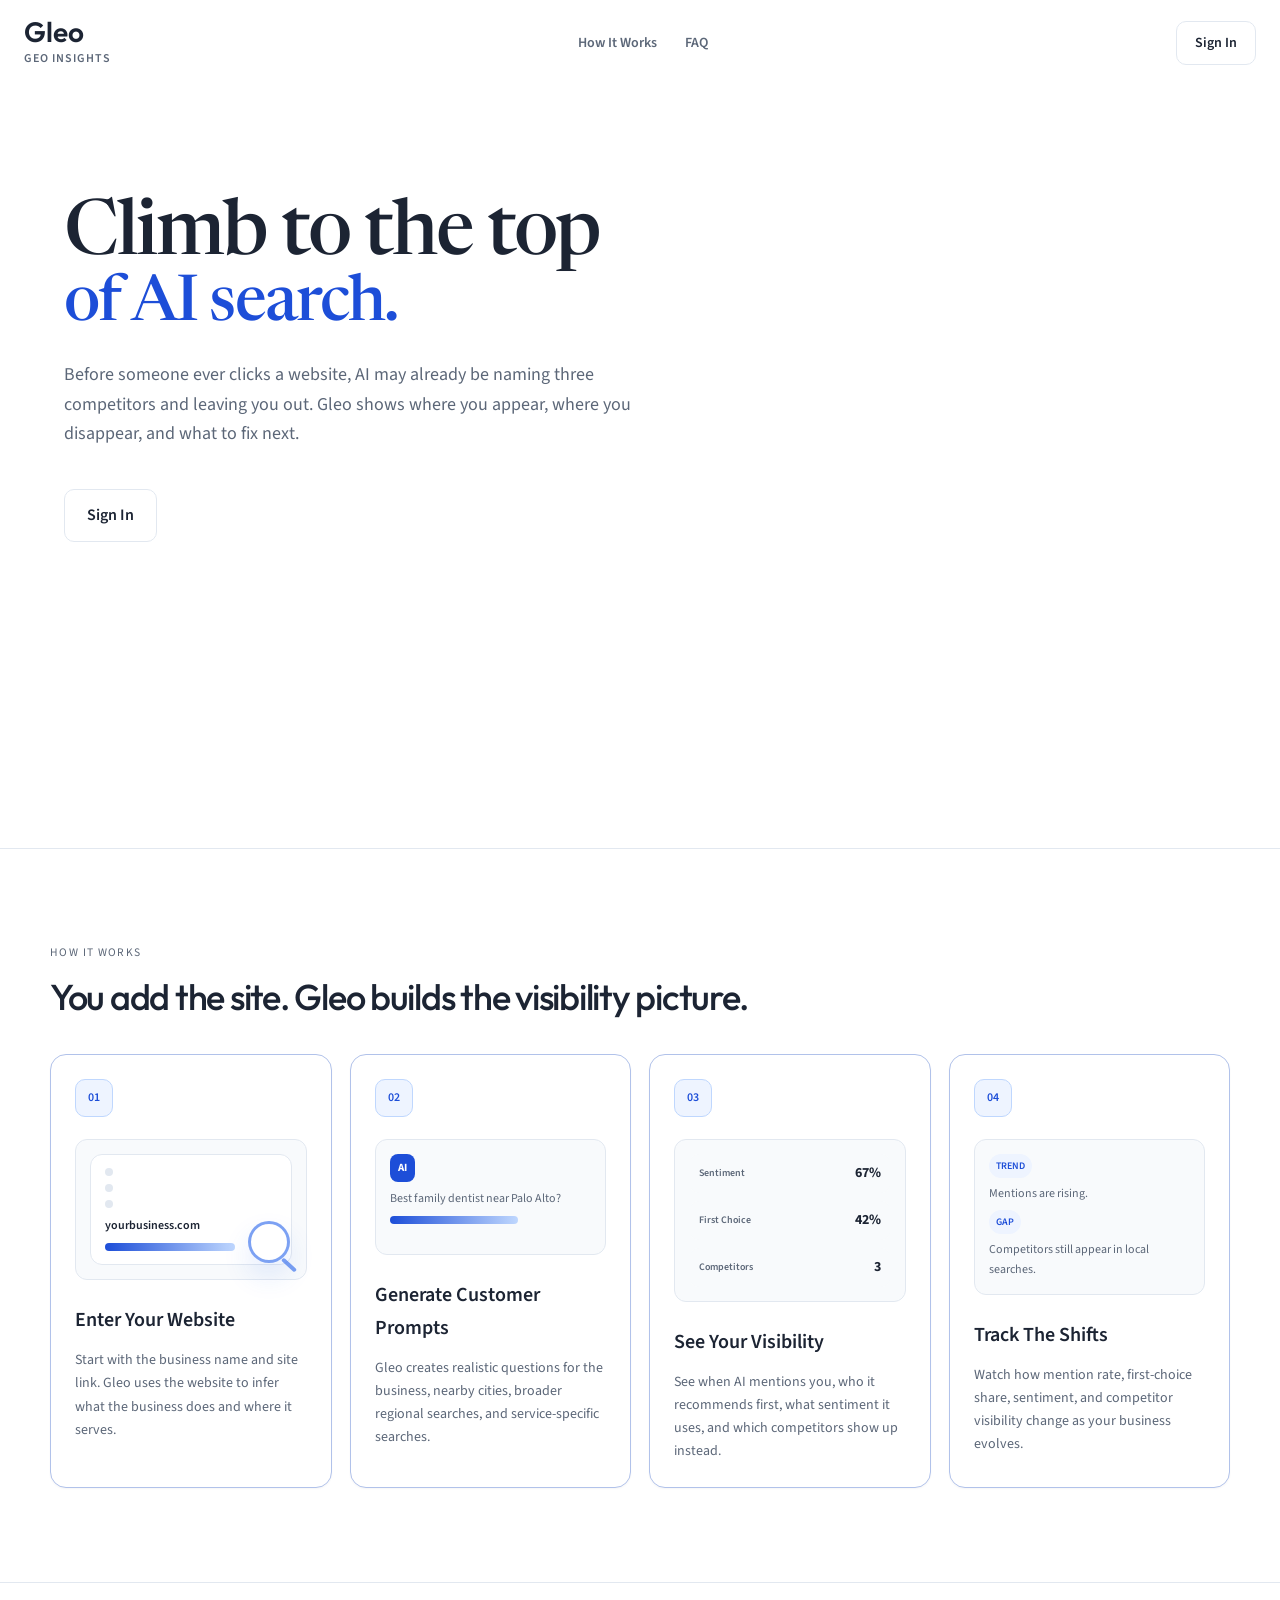
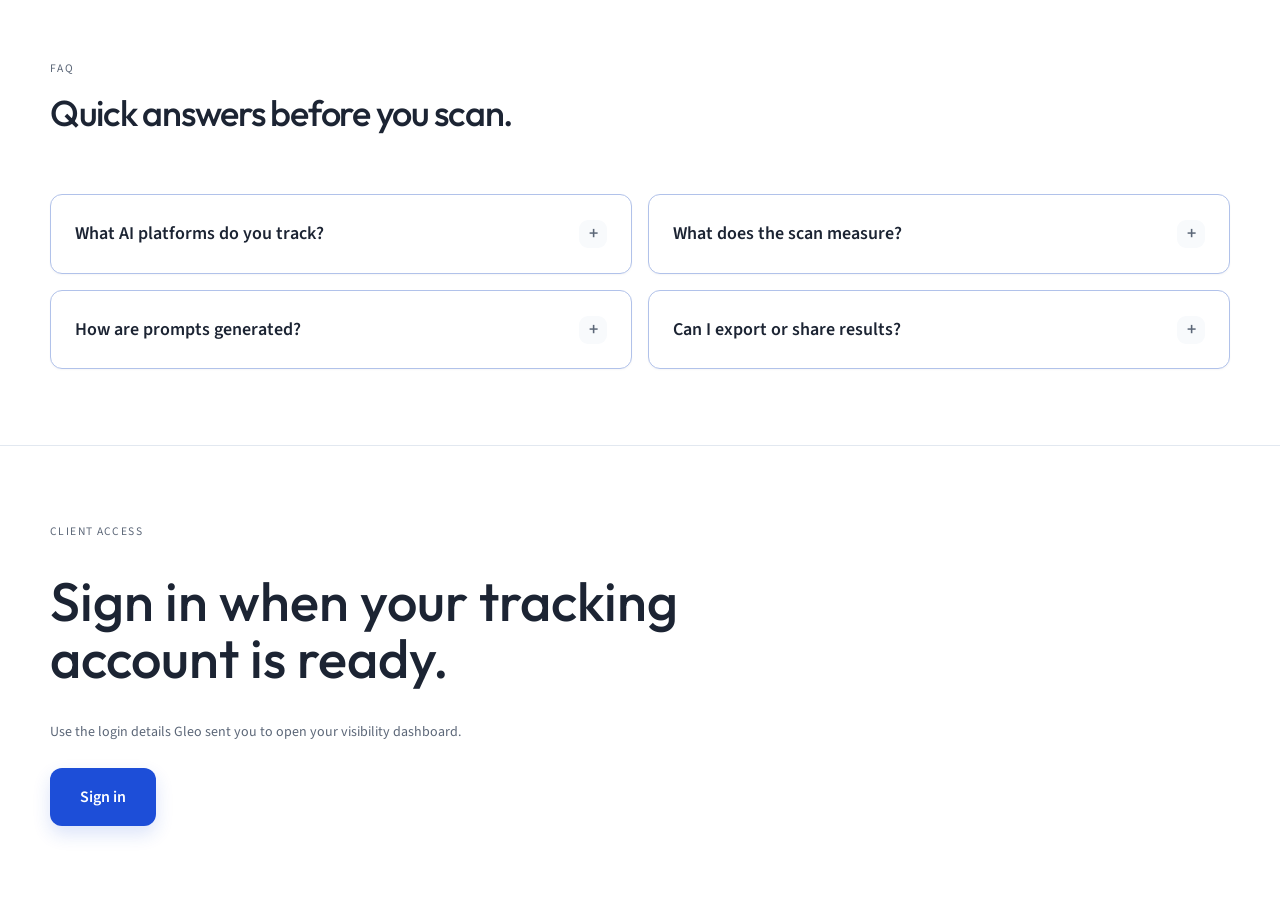
<file: index.html>
<!doctype html>
<html lang="en">
  <head>
    <meta charset="utf-8" />
    <meta name="viewport" content="width=device-width, initial-scale=1" />
    <title>Gleo GEO Insights</title>
    <link rel="preconnect" href="https://fonts.googleapis.com" />
    <link rel="preconnect" href="https://fonts.gstatic.com" crossorigin />
    <link href="https://fonts.googleapis.com/css2?family=IBM+Plex+Mono:wght@400;500&family=IBM+Plex+Sans:wght@400;500;600;700&family=JetBrains+Mono:wght@400;500;600&family=Newsreader:opsz,wght@6..72,400;6..72,600;6..72,700&family=Outfit:wght@400;500;600;700&family=Source+Sans+3:wght@400;500;600;700&display=swap" rel="stylesheet" />
    <link rel="stylesheet" href="styles.css" />
    <link rel="stylesheet" href="landing-versions.css" />
  </head>
  <body>
    <section class="landing-page" id="landingPage">
      <nav class="landing-nav" aria-label="Landing navigation">
        <a class="landing-brand" href="#">
          <strong>Gleo</strong>
          <span>GEO Insights</span>
        </a>
        <div class="landing-links">
          <a href="#howItWorks">How It Works</a>
          <a href="#faq">FAQ</a>
        </div>
        <div class="landing-nav-actions">
          <button class="landing-sign-in" type="button" data-signin-open>Sign In</button>
        </div>
      </nav>

      <main class="landing-main">
        <section class="landing-hero lv-hero lv-hero-video" aria-label="Hero">
          <div class="landing-hero-backdrop" aria-hidden="true">
            <video class="landing-hero-video" autoplay muted loop playsinline preload="auto">
              <source src="media/hero-summit.mp4" type="video/mp4" />
            </video>
            <div class="landing-hero-scrim"></div>
          </div>
          <div class="landing-hero-inner">
            <div class="landing-copy">
              <h1 class="landing-headline landing-headline-split">
                <span class="landing-headline-line hero-reveal hero-delay-headline-1">Climb to the top</span>
                <span class="landing-headline-line landing-headline-accent hero-reveal hero-delay-headline-2">of AI search.</span>
              </h1>
              <p class="landing-lede hero-reveal hero-delay-lede">Before someone ever clicks a website, AI may already be naming three competitors and leaving you out. Gleo shows where you appear, where you disappear, and what to fix next.</p>
              <div class="landing-start-card hero-reveal hero-delay-form">
                <button class="landing-sign-in hero-sign-in-button" type="button" data-signin-open>Sign In</button>
              </div>
            </div>
          </div>
        </section>

        <div class="lv-section-shell" id="howItWorks">
        <section class="landing-section landing-section-steps lv-steps">
          <div class="landing-section-heading">
            <p class="eyebrow">How It Works</p>
            <h2>You add the site. Gleo builds the visibility picture.</h2>
          </div>
          <div class="landing-steps rich">
            <article>
              <span>01</span>
              <div class="step-visual site-visual" aria-hidden="true">
                <div class="site-window">
                  <b></b><b></b><b></b>
                  <strong>yourbusiness.com</strong>
                  <i></i>
                </div>
                <div class="scan-lens"></div>
              </div>
              <h3>Enter Your Website</h3>
              <p>Start with the business name and site link. Gleo uses the website to infer what the business does and where it serves.</p>
            </article>
            <article>
              <span>02</span>
              <div class="step-visual prompt-visual" aria-hidden="true">
                <b>AI</b>
                <p>Best family dentist near Palo Alto?</p>
                <i></i>
              </div>
              <h3>Generate Customer Prompts</h3>
              <p>Gleo creates realistic questions for the business, nearby cities, broader regional searches, and service-specific searches.</p>
            </article>
            <article>
              <span>03</span>
              <div class="step-visual visibility-readout-visual" aria-hidden="true">
                <div><b>Sentiment</b><strong>67%</strong></div>
                <div><b>First Choice</b><strong>42%</strong></div>
                <div><b>Competitors</b><strong>3</strong></div>
              </div>
              <h3>See Your Visibility</h3>
              <p>See when AI mentions you, who it recommends first, what sentiment it uses, and which competitors show up instead.</p>
            </article>
            <article>
              <span>04</span>
              <div class="step-visual fix-visual" aria-hidden="true">
                <b>Trend</b><p>Mentions are rising.</p>
                <b>Gap</b><p>Competitors still appear in local searches.</p>
              </div>
              <h3>Track The Shifts</h3>
              <p>Watch how mention rate, first-choice share, sentiment, and competitor visibility change as your business evolves.</p>
            </article>
          </div>
        </section>
        </div>

        <div class="lv-section-shell" id="faq">
        <section class="landing-section landing-faq lv-faq">
          <div class="landing-section-heading">
            <p class="eyebrow">FAQ</p>
            <h2>Quick answers before you scan.</h2>
          </div>
          <div class="faq-grid">
            <details>
              <summary>What AI platforms do you track?</summary>
              <p>Gleo currently checks ChatGPT, Gemini, and Claude, with the scan results separated by platform.</p>
            </details>
            <details>
              <summary>What does the scan measure?</summary>
              <p>It measures mention visibility, first-choice share, average rank, competitor presence, and sentiment.</p>
            </details>
            <details>
              <summary>How are prompts generated?</summary>
              <p>Gleo reads the site first, then builds customer-style prompts around the business, service categories, local intent, and nearby comparison searches.</p>
            </details>
            <details>
              <summary>Can I export or share results?</summary>
              <p>Not yet. Gleo is focused on tracking how AI mentions and ranks your business inside the dashboard.</p>
            </details>
          </div>
        </section>
        </div>

        <section class="landing-section landing-cta lv-cta">
          <p class="eyebrow">Client access</p>
          <h2>Sign in when your tracking account is ready.</h2>
          <p>Use the login details Gleo sent you to open your visibility dashboard.</p>
          <button class="primary-button border-beam-button signup-only-fallback" type="button" data-signin-open>Sign in</button>
        </section>
      </main>
    </section>

    <section class="login-page hidden" id="loginPage">
      <div class="login-shell">
        <div class="login-card">
          <div>
            <p class="eyebrow">Get tracking started</p>
            <h1>Let’s get your tracking started</h1>
            <p>Start with your name, email, and password. We’ll take care of the business tracking details right after.</p>
          </div>
          <form class="email-login-form" id="signupForm">
            <label>
              <span>Full Name</span>
              <input id="signupNameInput" type="text" placeholder="Alex Rivera" autocomplete="name" required />
            </label>
            <label>
              <span>Email</span>
              <input id="signupEmailInput" type="email" placeholder="you@business.com" autocomplete="email" required />
            </label>
            <label>
              <span>Password</span>
              <span class="password-input-wrap">
                <input id="signupPasswordInput" type="password" placeholder="Create a password" autocomplete="new-password" required />
                <button class="password-toggle-button" type="button" data-password-toggle="signupPasswordInput" aria-label="Show password">
                  <svg viewBox="0 0 24 24" aria-hidden="true"><path d="M1.5 12s3.9-6.5 10.5-6.5S22.5 12 22.5 12 18.6 18.5 12 18.5 1.5 12 1.5 12Zm10.5 4a4 4 0 1 0 0-8 4 4 0 0 0 0 8Zm0-2.2a1.8 1.8 0 1 1 0-3.6 1.8 1.8 0 0 1 0 3.6Z" /></svg>
                </button>
              </span>
            </label>
            <button class="secondary-login-button" type="submit" id="emailSignupButton">Continue</button>
          </form>
          <div class="login-option-row">
            <button class="text-button" type="button" id="signupForgotPasswordButton">Forgot Password?</button>
          </div>
          <button class="text-button" type="button" id="backToLandingButton">Back to landing page</button>
          <p class="login-switch">Already have an account? <button class="text-button inline-link" type="button" data-signin-open>Sign in</button></p>
        </div>
      </div>
    </section>

    <section class="login-page hidden" id="signInPage">
      <div class="login-shell">
        <div class="login-card">
          <div>
            <p class="eyebrow">Welcome back</p>
            <h1>Sign In to Gleo</h1>
            <p>Enter your name, email, and password to open your AI visibility dashboard. Accounts are created by Gleo.</p>
          </div>
          <form class="email-login-form" id="signInForm">
            <label>
              <span>Full Name</span>
              <input id="signInNameInput" type="text" placeholder="Alex Rivera" autocomplete="name" required />
            </label>
            <label>
              <span>Email</span>
              <input id="signInEmailInput" type="email" placeholder="you@business.com" autocomplete="email" required />
            </label>
            <label>
              <span>Password</span>
              <span class="password-input-wrap">
                <input id="signInPasswordInput" type="password" placeholder="Your password" autocomplete="current-password" required />
                <button class="password-toggle-button" type="button" data-password-toggle="signInPasswordInput" aria-label="Show password">
                  <svg viewBox="0 0 24 24" aria-hidden="true"><path d="M1.5 12s3.9-6.5 10.5-6.5S22.5 12 22.5 12 18.6 18.5 12 18.5 1.5 12 1.5 12Zm10.5 4a4 4 0 1 0 0-8 4 4 0 0 0 0 8Zm0-2.2a1.8 1.8 0 1 1 0-3.6 1.8 1.8 0 0 1 0 3.6Z" /></svg>
                </button>
              </span>
            </label>
            <button class="secondary-login-button" type="submit" id="emailSignInButton">Sign In</button>
          </form>
          <div class="login-option-row">
            <button class="text-button" type="button" id="forgotPasswordButton">Forgot Password?</button>
          </div>
          <button class="text-button" type="button" id="signInBackToLandingButton">Back to landing page</button>
          <p class="login-switch signup-only" id="loginSwitch">Need an account? <button class="text-button inline-link" type="button" data-login-open>Sign up</button></p>
        </div>
      </div>
    </section>

    <section class="login-page hidden" id="businessSetupPage">
      <div class="login-shell">
        <div class="login-card">
          <div>
            <p class="eyebrow">Tracking setup</p>
            <h1>Let’s get your tracking started</h1>
            <p id="businessSetupIntro">We already have your account set up. Add the business details you want us to track next.</p>
          </div>
          <form class="email-login-form" id="businessSetupForm">
            <label>
              <span>Business Name</span>
              <input id="businessSetupNameInput" type="text" placeholder="Willow Creek Dental" autocomplete="organization" required />
            </label>
            <label>
              <span>Business Website</span>
              <input id="businessSetupWebsiteInput" type="url" placeholder="https://yourbusiness.com" autocomplete="url" required />
            </label>
            <label>
              <span>Primary Location</span>
              <input id="businessSetupLocationInput" type="text" placeholder="Palo Alto, CA" autocomplete="address-level2" required />
            </label>
            <label>
              <span>Industry / Category</span>
              <input id="businessSetupIndustryInput" type="text" placeholder="Internal Medicine Physician" autocomplete="organization-title" required />
            </label>
            <p class="form-help-copy">We still scan your website for services and proof, but your location and industry drive the AI prompts.</p>
            <button class="secondary-login-button" type="submit" id="businessSetupSubmitButton">Continue to Dashboard</button>
          </form>
          <button class="text-button" type="button" id="backToSignupButton">Back to sign up</button>
        </div>
      </div>
    </section>

    <section class="login-page hidden" id="locationSetupPage">
      <div class="login-shell">
        <div class="login-card">
          <div>
            <p class="eyebrow">Tracking setup</p>
            <h1>Tell us what to track</h1>
            <p id="locationSetupIntro">Add the location and industry you want in AI search results. We still scan your website for services and proof.</p>
          </div>
          <form class="email-login-form" id="locationSetupForm">
            <label>
              <span>Primary Location</span>
              <input id="locationSetupInput" type="text" placeholder="Palo Alto, CA" autocomplete="address-level2" required />
            </label>
            <label>
              <span>Industry / Category</span>
              <input id="locationSetupIndustryInput" type="text" placeholder="Internal Medicine Physician" autocomplete="organization-title" required />
            </label>
            <p class="form-help-copy">Examples: Cosmetic Dentist · Hindu Temple · Internal Medicine Physician · Family Law Firm</p>
            <button class="secondary-login-button" type="submit" id="locationSetupSubmitButton">Start Tracking</button>
          </form>
        </div>
      </div>
    </section>

    <section class="login-page hidden" id="trackingLaunchPage">
      <div class="login-shell">
        <div class="login-card tracking-launch-card">
          <div>
            <p class="eyebrow">Tracking started</p>
            <p class="plan-pill" id="premiumLaunchBadge" hidden>Premium Access</p>
            <h1 id="trackingLaunchTitle">Your tracking has been started.</h1>
            <p id="trackingLaunchText">We’re pulling together your first scan now. This usually takes a few minutes.</p>
          </div>
          <div class="tracking-launch-status" aria-hidden="true">
            <span class="tracking-launch-progress-track">
              <span class="tracking-launch-progress-fill" id="trackingLaunchProgressFill"></span>
            </span>
          </div>
          <p class="tracking-launch-hint" id="trackingLaunchHint">Weâ€™ll unlock the dashboard here as soon as the first score is ready.</p>
          <div class="tracking-launch-actions">
            <button class="secondary-login-button" type="button" id="openDashboardButton">Open dashboard</button>
          </div>
        </div>
      </div>
    </section>

    <div class="app-shell hidden" id="appShell">
      <aside class="sidebar" aria-label="Main navigation">
        <a class="brand" href="#" aria-label="Gleo GEO Insights">
          <strong>Gleo</strong>
          <span>GEO Insights</span>
        </a>

        <nav class="nav-list">
          <button class="nav-item active" type="button" data-panel="overview">
            <svg viewBox="0 0 24 24" aria-hidden="true"><path d="M4 5.5A1.5 1.5 0 0 1 5.5 4h4A1.5 1.5 0 0 1 11 5.5v4A1.5 1.5 0 0 1 9.5 11h-4A1.5 1.5 0 0 1 4 9.5v-4ZM13 5.5A1.5 1.5 0 0 1 14.5 4h4A1.5 1.5 0 0 1 20 5.5v4a1.5 1.5 0 0 1-1.5 1.5h-4A1.5 1.5 0 0 1 13 9.5v-4ZM4 14.5A1.5 1.5 0 0 1 5.5 13h4a1.5 1.5 0 0 1 1.5 1.5v4A1.5 1.5 0 0 1 9.5 20h-4A1.5 1.5 0 0 1 4 18.5v-4ZM13 14.5a1.5 1.5 0 0 1 1.5-1.5h4a1.5 1.5 0 0 1 1.5 1.5v4a1.5 1.5 0 0 1-1.5 1.5h-4a1.5 1.5 0 0 1-1.5-1.5v-4Z" /></svg>
            Overview
          </button>
          <button class="nav-item" type="button" data-panel="prompts">
            <svg viewBox="0 0 24 24" aria-hidden="true"><path d="M4 7h7M4 12h11M4 17h7M17 7h3M14 7a2 2 0 1 0-4 0 2 2 0 0 0 4 0ZM20 17h-3M14 17a2 2 0 1 1 4 0 2 2 0 0 1-4 0Z" /></svg>
            Detailed Metrics
          </button>
          <button class="nav-item" type="button" data-panel="sentiment">
            <svg viewBox="0 0 24 24" aria-hidden="true"><path d="M12 21a9 9 0 1 0 0-18 9 9 0 0 0 0 18ZM8.5 9h.01M15.5 9h.01M8 13.5c1 1.4 2.3 2.1 4 2.1s3-.7 4-2.1" /></svg>
            Sentiment Analysis
          </button>
          <button class="nav-item" type="button" data-panel="premium" id="premiumNavItem" hidden>
            <svg viewBox="0 0 24 24" aria-hidden="true"><path d="m12 2 2.4 5L20 8l-4 3.7.9 5.3L12 14.4 7.1 17l.9-5.3L4 8l5.6-1L12 2Z" /></svg>
            Actionable Insights
          </button>
        </nav>

        <div class="sidebar-footer">
          <button class="nav-item secondary" type="button" data-panel="settings">
            <svg viewBox="0 0 24 24" aria-hidden="true"><path d="M12.2 2h-.4a2 2 0 0 0-2 1.7l-.1.8a2 2 0 0 1-3 1.2l-.7-.5a2 2 0 0 0-2.7.7l-.2.4a2 2 0 0 0 .7 2.7l.7.5a2 2 0 0 1 0 3.2l-.7.5a2 2 0 0 0-.7 2.7l.2.4a2 2 0 0 0 2.7.7l.7-.5a2 2 0 0 1 3 1.2l.1.8a2 2 0 0 0 2 1.7h.4a2 2 0 0 0 2-1.7l.1-.8a2 2 0 0 1 3-1.2l.7.5a2 2 0 0 0 2.7-.7l.2-.4a2 2 0 0 0-.7-2.7l-.7-.5a2 2 0 0 1 0-3.2l.7-.5a2 2 0 0 0 .7-2.7l-.2-.4a2 2 0 0 0-2.7-.7l-.7.5a2 2 0 0 1-3-1.2l-.1-.8a2 2 0 0 0-2-1.7Z"/><path d="M12 15a3 3 0 1 0 0-6 3 3 0 0 0 0 6Z"/></svg>
            Settings
          </button>
          <div class="profile-menu-wrap">
            <button class="sidebar-profile" id="profileMenuButton" type="button" aria-expanded="false" aria-controls="profileMenu">
              <span class="avatar" id="profileAvatar">G</span>
              <span class="sidebar-profile-copy">
                <strong id="profileName">Guest</strong>
                <span class="sidebar-profile-meta">
                  <small id="profileRoleLabel">Workspace</small>
                  <small class="plan-pill inline" id="premiumPlanBadge" hidden>Premium</small>
                </span>
              </span>
            </button>
            <div class="profile-menu hidden" id="profileMenu">
              <div>
                <strong id="profileWorkspaceName">Your Workspace</strong>
                <span id="profileBusinessLabel">No business selected</span>
              </div>
              <button type="button" id="logoutButton">Log Out</button>
            </div>
          </div>
        </div>
      </aside>

      <main class="main">
        <section class="setup-card" id="setupCard" hidden>
          <div>
            <p class="eyebrow">Setup</p>
            <h2>Connect provider keys to run real visibility tests.</h2>
            <p>Prompt categories are generated from the website, services, location signals, and common buying intents.</p>
          </div>
        </section>

        <section class="score-hero" id="scoreHero" hidden>
          <strong id="mainScore">-</strong>
          <p id="scoreSubtext">No completed AI answers yet.</p>
          <div id="platformPills"></div>
        </section>

        <section class="panels active" id="overview" aria-label="Overview">
          <div class="overview-top">
            <div>
              <h2>Overview</h2>
              <p>Your AI visibility at a glance.</p>
            </div>
            <button class="ghost-button new-scan-button" type="button" id="newScanButton" hidden>
              New Scan
            </button>
          </div>

          <section class="property-bar workflow-card" id="propertyBar" aria-label="Scan setup">
          <div class="workflow-heading">
            <div>
              <p class="eyebrow">Tracking setup</p>
              <h2>Start with your website, then we build the AI visibility scan.</h2>
              <p>Enter your website, business name, location, and industry, then start the scan.</p>
            </div>
          </div>
          <div class="scan-progress-card hidden" id="scanProgressCard" role="status" aria-live="polite">
            <span class="scan-progress-orbit" aria-hidden="true"></span>
            <div class="scan-progress-copy">
              <p class="eyebrow">Scan in progress</p>
              <h3 id="scanProgressTitle">We are doing your scan.</h3>
              <p id="scanProgressText">This will take a few minutes. We will notify you here when it is done.</p>
            </div>
          </div>
          <form id="scanForm" class="scan-form">
            <label class="workflow-step website-field">
              <span class="step-number">1</span>
              <span class="field">
                <span>Website</span>
                <input id="websiteInput" name="website" type="url" placeholder="https://yourbusiness.com" required />
              </span>
            </label>

            <label class="workflow-step">
              <span class="step-number">2</span>
              <span class="field">
                <span>Business</span>
                <input id="businessInput" name="businessName" type="text" placeholder="Business name" />
              </span>
            </label>

            <label class="workflow-step">
              <span class="step-number">3</span>
              <span class="field">
                <span>Location</span>
                <input id="locationInput" name="location" type="text" placeholder="Palo Alto, CA" autocomplete="address-level2" required />
              </span>
            </label>

            <label class="workflow-step">
              <span class="step-number">4</span>
              <span class="field">
                <span>Industry</span>
                <input id="industryInput" name="industry" type="text" placeholder="Internal Medicine Physician" autocomplete="organization-title" required />
              </span>
            </label>

            <button class="primary-button scan-submit-button border-beam-button" type="submit" id="runButton">Start Scan</button>

            <input type="hidden" name="platforms" value="openai" />
            <input type="hidden" name="platforms" value="gemini" />
            <input type="hidden" name="platforms" value="openrouter" />
          </form>
          <div class="status-strip" id="statusStrip" role="status" aria-live="polite" hidden>
            <span id="statusText">Ready. Add provider keys in `.env` before running AI platform scans.</span>
          </div>
          </section>

          <div class="kpi-grid">
            <article class="kpi-card score-card">
              <div class="kpi-heading">
                <span>AI Visibility Score</span>
              </div>
              <div class="score-display"><strong id="miniScore">-</strong><span>/100</span></div>
              <div class="kpi-change" id="scoreDelta"></div>
            </article>

            <article class="kpi-card metric-card mention-card">
              <div class="kpi-title-row">
                <span class="kpi-label">Mention Rate</span>
                <span class="kpi-icon kpi-icon-purple" aria-hidden="true"><svg viewBox="0 0 24 24"><path d="M4 5.5A3.5 3.5 0 0 1 7.5 2h9A3.5 3.5 0 0 1 20 5.5v6A3.5 3.5 0 0 1 16.5 15h-4.3l-4.7 4.1V15A3.5 3.5 0 0 1 4 11.5v-6Zm3.5-1.3a1.3 1.3 0 0 0-1.3 1.3v6a1.3 1.3 0 0 0 1.3 1.3h2.2v1.5l1.7-1.5h5.1a1.3 1.3 0 0 0 1.3-1.3v-6a1.3 1.3 0 0 0-1.3-1.3h-9Zm1.1 3h6.8v1.7H8.6V7.2Zm0 3h4.4v1.7H8.6v-1.7Z" /></svg></span>
              </div>
              <strong id="mentionRate">-</strong>
              <div class="kpi-change" id="mentionDelta"></div>
            </article>

            <article class="kpi-card metric-card rank-card">
              <div class="kpi-title-row">
                <span class="kpi-label">Average Rank</span>
                <span class="kpi-icon kpi-icon-blue" aria-hidden="true"><svg viewBox="0 0 24 24"><path d="M17 3h4v4a5 5 0 0 1-5 5h-.3A6 6 0 0 1 13 14.7V18h3v2H8v-2h3v-3.3A6 6 0 0 1 8.3 12H8a5 5 0 0 1-5-5V3h4V2h10v1ZM7 5H5v2a3 3 0 0 0 2.7 3A7.3 7.3 0 0 1 7 7V5Zm10 0v2c0 1.1-.2 2.1-.7 3A3 3 0 0 0 19 7V5h-2ZM9 4v3c0 3 1.3 5.5 3 5.5S15 10 15 7V4H9Z" /></svg></span>
              </div>
              <strong id="avgRank">-</strong>
              <div class="kpi-change" id="rankDelta"></div>
            </article>

            <article class="kpi-card metric-card sentiment-card">
              <div class="kpi-title-row">
                <span class="kpi-label">Sentiment</span>
                <span class="kpi-icon kpi-icon-green" aria-hidden="true"><svg viewBox="0 0 24 24"><path d="M12 2a10 10 0 1 0 0 20 10 10 0 0 0 0-20ZM8.2 9.2a1.3 1.3 0 1 1 2.6 0 1.3 1.3 0 0 1-2.6 0Zm5 0a1.3 1.3 0 1 1 2.6 0 1.3 1.3 0 0 1-2.6 0ZM7.5 13h2.1a2.7 2.7 0 0 0 4.8 0h2.1a4.7 4.7 0 0 1-9 0Z" /></svg></span>
              </div>
              <strong id="overviewSentiment">-</strong>
              <div class="kpi-change" id="sentimentDelta"></div>
            </article>
          </div>

          <div class="dashboard-grid">
            <article class="dashboard-card trend-card">
              <div class="card-title-row">
                <h2>Visibility Trend <span>(Mention Over Time)</span></h2>
                <label class="date-select-wrap" aria-label="Trend date range">
                  <span class="date-icon" aria-hidden="true">
                    <svg viewBox="0 0 24 24"><path d="M7 2v3M17 2v3M4 9h16M6 5h12a2 2 0 0 1 2 2v11a2 2 0 0 1-2 2H6a2 2 0 0 1-2-2V7a2 2 0 0 1 2-2Z" /></svg>
                  </span>
                  <select class="date-select" id="trendRangeSelect">
                    <option value="7">Last 7 Days</option>
                    <option value="30">Last Month</option>
                    <option value="183">Last 6 Months</option>
                    <option value="365">Last Year</option>
                  </select>
                </label>
              </div>
              <svg class="trend-chart" id="trendChart" viewBox="0 0 760 280" role="img" aria-label="Visibility trend"></svg>
            </article>
          </div>

        </section>

        <section class="panels" id="prompts" aria-label="Prompt results">
          <div class="panel-header">
            <div>
              <h2>Detailed Metrics</h2>
              <p>Compare visibility by AI platform and business-specific search topic.</p>
            </div>
          </div>
          <div class="metrics-controls" aria-label="Detailed metric filters">
            <label class="metrics-select-control llm-control">
              <span>LLM</span>
              <span class="llm-select-icon" id="metricsPlatformIcon" aria-hidden="true"></span>
              <select id="metricsPlatformSelect"></select>
            </label>
            <label class="metrics-select-control topic-control">
              <span>Topic</span>
              <select id="metricsCategorySelect"></select>
            </label>
            <label class="metrics-mode-toggle">
              <input id="competitorModeToggle" type="checkbox" />
              <span>Competitor mode</span>
            </label>
          </div>
          <div class="metrics-empty-state" id="metricsEmptyState">
            <h3>Choose An LLM And Topic.</h3>
            <p>The page will show who AI ranks first, your average rank, and competitors found in that slice.</p>
          </div>
          <div class="metrics-results hidden" id="metricsResults">
            <div class="topic-result-list" id="promptGrid"></div>
          </div>
        </section>

        <section class="panels" id="sources" aria-label="Sources">
          <div class="panel-header">
            <div>
              <h2>Source Tracking</h2>
              <p>Citations and URLs returned by AI providers when available.</p>
            </div>
          </div>
          <div class="source-detail-grid">
            <article class="detail-card">
              <h3>Cited Sources</h3>
              <div id="sourceDetailList" class="stack-list"></div>
            </article>
            <article class="detail-card">
              <h3>Cited Site Pages</h3>
              <div id="pageDetailList" class="stack-list"></div>
            </article>
          </div>
        </section>

        <section class="panels" id="sentiment" aria-label="Sentiment Analysis">
          <div class="panel-header">
            <div>
              <h2>Sentiment Analysis</h2>
              <p>How AI answers describe the business when it appears.</p>
            </div>
          </div>
          <div class="sentiment-grid" id="sentimentGrid"></div>
        </section>

        <section class="panels" id="premium" aria-label="Actionable Insights">
          <div class="panel-header">
            <div>
              <h2>Actionable Insights</h2>
              <p>Premium reoptimization recommendations based on the latest completed scan.</p>
            </div>
          </div>
          <div class="insight-grid" id="premiumGrid"></div>
        </section>

        <section class="panels" id="settings" aria-label="Settings">
          <div class="settings-grid">
            <article class="detail-card">
              <h2>Provider Keys</h2>
              <p>Keys are read from the server-side `.env` file. Restart the local server after editing the file.</p>
              <pre><code>OPENAI_API_KEY=...
OPENROUTER_API_KEY=...
# Gemini scans use OpenRouter (GEMINI_OPENROUTER MODEL)</code></pre>
            </article>
            <article class="detail-card">
              <h2>Scan Limits</h2>
              <div id="limitList" class="stack-list"></div>
            </article>
          </div>
        </section>

        <section class="empty-state" id="emptyState">
          <h2 id="emptyStateTitle">No scan results yet</h2>
          <p id="emptyStateText">Start with the business name, website, and primary location. Gleo scans your site for services and proof, then checks what AI recommends in your area.</p>
        </section>
      </main>
    </div>

    <div class="app-toast hidden" id="appToast" role="status" aria-live="polite"></div>

    <dialog id="answerDialog">
      <form method="dialog">
        <button aria-label="Close" class="icon-only">
          <svg viewBox="0 0 24 24"><path d="m6.4 5 12.6 12.6-1.4 1.4L5 6.4 6.4 5Zm11.2 0L19 6.4 6.4 19 5 17.6 17.6 5Z" /></svg>
        </button>
      </form>
      <div id="dialogContent"></div>
    </dialog>

    <dialog id="newScanConfirmDialog" class="confirm-dialog">
      <form method="dialog" class="confirm-dialog-card">
        <h2>Start a new scan?</h2>
        <p>This runs a full AI visibility scan and can take a few minutes.</p>
        <div class="confirm-dialog-actions">
          <button class="ghost-button" type="submit" value="cancel">Cancel</button>
          <button class="primary-button" type="submit" value="confirm">Confirm</button>
        </div>
      </form>
    </dialog>

    <script src="app.js?v=20260611-02"></script>
  </body>
</html>
</file>
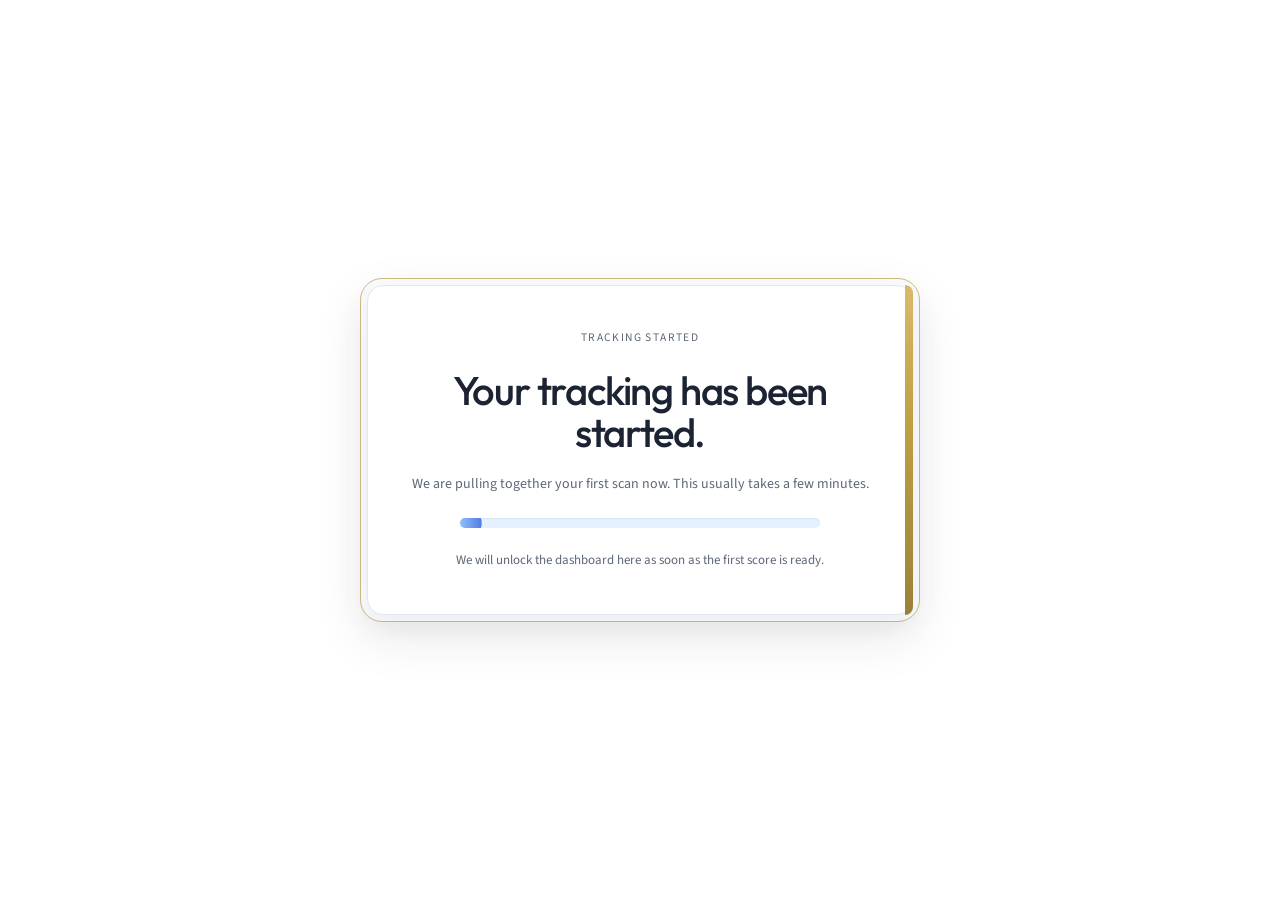
<file: spinner-preview.html>
<!doctype html>
<html lang="en">
  <head>
    <meta charset="utf-8" />
    <meta name="viewport" content="width=device-width, initial-scale=1" />
    <title>Spinner Preview</title>
    <link rel="stylesheet" href="styles.css" />
    <style>
      body {
        display: grid;
        place-items: center;
        min-height: 100vh;
        margin: 0;
        padding: 32px;
        background: var(--bg);
      }

      .preview-shell {
        width: min(560px, 100%);
      }
    </style>
  </head>
  <body>
    <div class="preview-shell">
      <div class="login-card tracking-launch-card">
        <div>
          <p class="eyebrow">Tracking started</p>
          <h1 id="trackingLaunchTitle">Your tracking has been started.</h1>
          <p id="trackingLaunchText">We are pulling together your first scan now. This usually takes a few minutes.</p>
        </div>
        <div class="tracking-launch-status" aria-hidden="true">
          <span class="tracking-launch-progress-track">
            <span class="tracking-launch-progress-fill"></span>
          </span>
        </div>
        <p class="tracking-launch-hint" id="trackingLaunchHint">We will unlock the dashboard here as soon as the first score is ready.</p>
      </div>
    </div>
  </body>
</html>
</file>
<file: styles.css>
@import url("https://fonts.googleapis.com/css2?family=Outfit:wght@400;500;600;700&family=Source+Sans+3:wght@400;500;600;700&display=swap");

:root {
  color-scheme: light;
  --bg: #ffffff;
  --bg-soft: #f8fafc;
  --bg-muted: #f1f5f9;
  --surface: #ffffff;
  --surface-soft: #f8fafc;
  --line: #e2e8f0;
  --line-strong: #cbd5e1;
  --ink: #1c2433;
  --muted: #5c6778;
  --text-soft: #6f7b8c;
  --text-faint: #94a0b0;
  --teal: #2f6f73;
  --teal-soft: rgba(47, 111, 115, 0.1);
  --teal-border: rgba(47, 111, 115, 0.22);
  --gold: #b8952d;
  --blue: #1d4ed8;
  --blue-hover: #2563eb;
  --blue-deep: #162b75;
  --blue-soft: #eef4ff;
  --blue-border: #bfd7fe;
  --green: #166534;
  --orange: #92400e;
  --red: #991b1b;
  --slate: #596174;
  --shadow-sm: 0 1px 2px rgba(28, 36, 51, 0.04);
  --shadow: 0 10px 28px rgba(28, 36, 51, 0.06);
  --shadow-lg: 0 18px 48px rgba(28, 36, 51, 0.09);
  --radius-sm: 8px;
  --radius-md: 12px;
  --radius-lg: 16px;
  --radius-xl: 20px;
  --font-heading: "Outfit", ui-sans-serif, system-ui, sans-serif;
  --font-body: "Source Sans 3", ui-sans-serif, system-ui, sans-serif;
}

html {
  scroll-behavior: smooth;
}

* {
  box-sizing: border-box;
}

[hidden] {
  display: none !important;
}

.hidden {
  display: none !important;
}

html,
body {
  min-height: 100%;
}

body {
  margin: 0;
  background: var(--bg);
  color: var(--ink);
  font-family: var(--font-body);
  font-size: 14px;
  line-height: 1.65;
}

button,
input {
  font: inherit;
}

button {
  cursor: pointer;
}

button:disabled {
  cursor: not-allowed;
  opacity: 0.7;
}

svg {
  width: 1em;
  height: 1em;
  fill: currentColor;
}

.landing-page,
.login-page {
  min-height: 100vh;
  background: var(--bg);
}

.landing-nav {
  display: flex;
  align-items: center;
  justify-content: space-between;
  gap: 24px;
  max-width: 1180px;
  margin: 0 auto;
  padding: 22px 30px 12px;
}

.landing-brand {
  display: grid;
  gap: 3px;
  color: var(--ink);
  text-decoration: none;
}

.landing-brand strong {
  font-family: var(--font-heading);
  font-size: 28px;
  line-height: 1;
  font-weight: 600;
}

.landing-brand span {
  color: var(--muted);
  font-size: 12px;
  font-weight: 600;
  letter-spacing: 0.08em;
  text-transform: uppercase;
}

.landing-links {
  display: flex;
  align-items: center;
  gap: 28px;
}

.landing-links a,
.landing-sign-in,
.landing-login {
  border: 0;
  background: transparent;
  color: var(--muted);
  font-size: 14px;
  font-weight: 600;
  text-decoration: none;
}

.landing-nav-actions {
  display: flex;
  align-items: center;
  gap: 10px;
}

.landing-sign-in {
  min-height: 44px;
  padding: 0 18px;
  border: 1px solid var(--line);
  border-radius: 10px;
  background: var(--surface);
  color: var(--ink);
}

.landing-login {
  min-height: 44px;
  padding: 0 18px;
  border: 1px solid var(--line);
  border-radius: 10px;
  background: var(--blue);
  color: #ffffff;
  font-weight: 600;
  box-shadow: 0 8px 18px rgba(29, 78, 216, 0.16);
}

.landing-main {
  max-width: 1240px;
  margin: 0 auto;
  padding: 2px 30px 0;
}

.landing-hero {
  display: grid;
  grid-template-columns: minmax(0, 1.02fr) minmax(320px, 0.92fr);
  gap: 48px;
  align-items: center;
  min-height: auto;
  padding: 28px 0 80px;
}

.landing-headline {
  max-width: 720px;
  margin: 0;
  color: var(--ink);
  font-family: var(--font-heading);
  font-size: clamp(40px, 5.4vw, 68px);
  line-height: 1.02;
  letter-spacing: -0.03em;
  font-weight: 600;
}

.hero-reveal {
  animation: heroReveal 520ms cubic-bezier(0.22, 1, 0.36, 1) both;
}

.hero-reveal-delay-1 {
  animation-delay: 80ms;
}

.hero-reveal-delay-2 {
  animation-delay: 160ms;
}

@keyframes heroReveal {
  from {
    opacity: 0;
    transform: translateY(14px);
  }

  to {
    opacity: 1;
    transform: translateY(0);
  }
}

@media (prefers-reduced-motion: reduce) {
  .hero-reveal {
    animation: none;
  }
}

.landing-lede {
  max-width: 640px;
  margin: 24px 0 30px;
  color: var(--muted);
  font-size: 18px;
  line-height: 1.65;
  font-weight: 400;
}

.landing-start-card {
  display: grid;
  grid-template-columns: minmax(180px, 0.9fr) minmax(260px, 1.2fr) auto;
  gap: 10px;
  max-width: 850px;
  padding: 10px;
  border: 1px solid var(--blue-border);
  border-radius: var(--radius-lg);
  background: var(--surface);
  box-shadow: var(--shadow-sm);
}

.landing-start-card label {
  display: grid;
  gap: 6px;
  padding: 8px 12px;
}

.landing-start-card span {
  color: var(--text-soft);
  font-size: 0.72rem;
  font-weight: 600;
  letter-spacing: 0.12em;
  text-transform: uppercase;
}

.landing-start-card input {
  width: 100%;
  min-height: 34px;
  border: 0;
  background: transparent;
  color: var(--ink);
  font-size: 15px;
  font-weight: 500;
  outline: none;
}

.landing-start-card .primary-button {
  min-height: 64px;
  border-radius: 10px;
}

.landing-cta .primary-button {
  min-height: 58px;
  padding-inline: 30px;
  border-radius: 12px;
  font-size: 16px;
}

.landing-product-preview {
  position: relative;
  min-width: 0;
}

.preview-shell {
  position: relative;
  display: grid;
  gap: 0;
  padding: 6px;
  border: 1px solid color-mix(in srgb, var(--gold) 55%, var(--line));
  border-radius: calc(var(--radius-xl) + 2px);
  background: var(--bg-soft);
  box-shadow: var(--shadow-lg);
}

.preview-shell::after {
  content: "";
  position: absolute;
  top: 6px;
  right: 6px;
  width: 8px;
  height: calc(100% - 12px);
  border-radius: 0 var(--radius-lg) var(--radius-lg) 0;
  background: linear-gradient(180deg, #d4b35a 0%, #b8952d 42%, #8f7424 100%);
  opacity: 0.9;
  pointer-events: none;
}

.preview-head {
  display: flex;
  align-items: flex-start;
  justify-content: space-between;
  gap: 12px;
  padding: 16px 18px 14px;
  border-bottom: 1px solid var(--line);
  background: var(--surface);
  border-radius: var(--radius-lg) var(--radius-lg) 0 0;
}

.preview-head strong {
  display: block;
  color: var(--ink);
  font-family: var(--font-heading);
  font-size: 15px;
  font-weight: 600;
}

.preview-head .eyebrow {
  margin-bottom: 4px;
}

.preview-provider-pills {
  display: flex;
  flex-wrap: wrap;
  justify-content: flex-end;
  gap: 6px;
}

.preview-provider-pills span {
  display: inline-flex;
  align-items: center;
  min-height: 26px;
  padding: 0 9px;
  border: 1px solid var(--line);
  border-radius: 999px;
  background: var(--surface-soft);
  color: var(--muted);
  font-size: 11px;
  font-weight: 600;
}

.preview-provider-pills span.active {
  border-color: var(--blue-border);
  background: var(--blue-soft);
  color: var(--blue);
}

.preview-dashboard {
  display: grid;
  gap: 12px;
  padding: 14px;
  background: var(--surface);
  border-radius: 0 0 var(--radius-lg) var(--radius-lg);
}

.preview-score {
  min-height: 148px;
  padding: 20px 22px;
  border-radius: var(--radius-md);
  background: linear-gradient(180deg, var(--surface-soft) 0%, var(--surface) 100%);
  border: 1px solid color-mix(in srgb, var(--gold) 28%, var(--line));
}

.preview-score-top {
  display: flex;
  align-items: center;
  justify-content: space-between;
  gap: 10px;
}

.preview-score small {
  color: var(--blue);
  font-size: 0.68rem;
  font-weight: 700;
  letter-spacing: 0.1em;
  text-transform: uppercase;
}

.preview-delta {
  display: inline-flex;
  align-items: center;
  min-height: 24px;
  padding: 0 8px;
  border-radius: 999px;
  background: color-mix(in srgb, var(--green) 10%, var(--surface));
  color: var(--green);
  font-size: 11px;
  font-weight: 700;
}

.preview-score strong {
  display: block;
  margin: 16px 0 10px;
  color: var(--ink);
  font-family: var(--font-heading);
  font-size: 70px;
  line-height: 0.9;
  font-weight: 500;
}

.preview-score strong span {
  color: var(--muted);
  font-size: 34px;
}

.preview-score p {
  max-width: 300px;
  margin: 0;
  color: var(--muted);
  font-weight: 400;
  line-height: 1.55;
}

.preview-mini-metrics {
  display: grid;
  grid-template-columns: repeat(3, 1fr);
  gap: 10px;
}

.preview-mini-metrics article {
  display: grid;
  gap: 8px;
  min-height: 86px;
  padding: 14px;
  border: 1px solid color-mix(in srgb, var(--gold) 20%, var(--line));
  border-radius: var(--radius-md);
  background: var(--surface-soft);
}

.preview-mini-metrics span {
  color: var(--teal);
  font-size: 0.68rem;
  font-weight: 700;
  letter-spacing: 0.1em;
  text-transform: uppercase;
}

.preview-mini-metrics strong {
  color: var(--ink);
  font-family: var(--font-heading);
  font-size: 24px;
  font-weight: 500;
}

.preview-chart {
  display: grid;
  gap: 8px;
  height: auto;
  padding: 14px;
  border: 1px solid color-mix(in srgb, var(--gold) 20%, var(--line));
  border-radius: var(--radius-md);
  background: var(--surface-soft);
}

.preview-chart-label {
  display: flex;
  align-items: center;
  justify-content: space-between;
  gap: 10px;
  color: var(--muted);
  font-size: 11px;
  font-weight: 600;
}

.preview-chart-label span:first-child {
  color: var(--teal);
  font-weight: 700;
  letter-spacing: 0.08em;
  text-transform: uppercase;
}

.preview-chart svg {
  width: 100%;
  height: 100%;
  overflow: visible;
}

.preview-grid {
  fill: none;
  stroke: var(--line);
  stroke-dasharray: 4 8;
}

.preview-area {
  fill: url("#previewArea");
}

.preview-line {
  fill: none;
  stroke: var(--teal);
  stroke-width: 3;
  stroke-linecap: round;
  filter: none;
}

.preview-chart circle {
  fill: var(--teal);
  stroke: var(--surface);
  stroke-width: 4;
}

.landing-section {
  padding: 94px 0;
  border-top: 1px solid var(--line);
}

.landing-section-steps {
  margin-inline: calc(50% - 50vw);
  padding: 94px max(30px, calc((100vw - 1240px) / 2 + 30px));
  background: #ffffff;
}

.landing-section-heading {
  display: grid;
  gap: 8px;
  max-width: 760px;
  margin-bottom: 28px;
}

.landing-steps,
.landing-feature-grid {
  display: grid;
  grid-template-columns: repeat(4, 1fr);
  gap: 18px;
  align-items: stretch;
}

.landing-steps article,
.landing-feature-grid article {
  position: relative;
  overflow: hidden;
  padding: 26px;
  border: 1px solid color-mix(in srgb, var(--blue) 25%, var(--line));
  border-radius: var(--radius-lg);
  background: var(--surface);
  box-shadow: var(--shadow-sm);
}

.landing-steps.rich article {
  display: grid;
  grid-template-rows: auto auto auto 1fr;
  align-content: start;
  min-height: 286px;
  padding: 24px;
  background: var(--surface);
}

.landing-steps.rich article:nth-child(3) {
  background: var(--surface);
}

.landing-steps span {
  display: grid;
  place-items: center;
  width: 38px;
  height: 38px;
  margin-bottom: 22px;
  border-radius: 10px;
  background: var(--blue-soft);
  border: 1px solid var(--blue-border);
  color: var(--blue);
  font-size: 12px;
  font-weight: 600;
}

.step-visual {
  position: relative;
  display: grid;
  gap: 7px;
  min-height: 116px;
  margin-bottom: 24px;
  padding: 14px;
  border: 1px solid var(--line);
  border-radius: var(--radius-md);
  background: var(--bg-soft);
}

.step-visual i {
  display: block;
  height: 9px;
  border-radius: 999px;
  background: var(--line);
}

.site-visual {
  min-height: 126px;
  align-items: center;
}

.site-window {
  position: relative;
  display: grid;
  gap: 8px;
  padding: 13px 14px;
  border: 1px solid var(--line);
  border-radius: var(--radius-md);
  background: #ffffff;
}

.site-window b {
  display: inline-block;
  width: 8px;
  height: 8px;
  margin-right: 4px;
  border-radius: 50%;
  background: var(--line);
}

.site-window strong {
  color: var(--ink);
  font-size: 12px;
  font-weight: 600;
}

.site-window i {
  display: block;
  width: 76%;
  height: 8px;
  border-radius: 999px;
  background: linear-gradient(90deg, var(--blue), var(--blue-border));
}

.scan-lens {
  position: absolute;
  right: 16px;
  bottom: 16px;
  width: 42px;
  height: 42px;
  border: 3px solid rgba(37, 99, 235, 0.6);
  border-radius: 50%;
  background: rgba(255, 255, 255, 0.72);
  box-shadow: 0 14px 28px rgba(37, 99, 235, 0.12);
}

.scan-lens::after {
  content: "";
  position: absolute;
  right: -11px;
  bottom: -7px;
  width: 18px;
  height: 4px;
  border-radius: 999px;
  background: rgba(37, 99, 235, 0.6);
  transform: rotate(42deg);
}

.prompt-visual {
  align-content: start;
}

.prompt-visual b {
  width: max-content;
  padding: 5px 8px;
  border-radius: 8px;
  background: var(--blue);
  color: #ffffff;
  font-size: 11px;
}

.prompt-visual p,
.fix-visual p {
  margin: 0;
  color: var(--ink);
  font-size: 12px;
  font-weight: 600;
  line-height: 1.35;
}

.prompt-visual i {
  width: 64%;
  height: 8px;
  background: linear-gradient(90deg, var(--blue), var(--blue-border));
}

.fix-visual {
  grid-template-columns: 1fr;
  gap: 6px;
}

.fix-visual b {
  width: max-content;
  padding: 4px 7px;
  border-radius: 999px;
  background: var(--blue-soft);
  color: var(--blue);
  font-size: 10px;
  font-weight: 600;
  text-transform: uppercase;
}

.visibility-readout-visual {
  gap: 8px;
  align-content: center;
  min-height: 126px;
}

.visibility-readout-visual div {
  display: flex;
  align-items: center;
  justify-content: space-between;
  gap: 10px;
  min-height: 28px;
  padding: 8px 10px;
  border-radius: 11px;
  background: var(--bg-soft);
}

.visibility-readout-visual b {
  color: var(--muted);
  font-size: 10px;
  font-weight: 600;
}

.visibility-readout-visual strong {
  color: var(--ink);
  font-size: 14px;
  font-weight: 700;
}

.landing-section h2 {
  margin: 8px 0 10px;
  color: var(--ink);
  font-family: var(--font-heading);
  font-size: clamp(1.75rem, 3vw, 2.25rem);
  line-height: 1.05;
  letter-spacing: -0.035em;
  font-weight: 500;
}

.landing-section h3 {
  margin: 0 0 12px;
  color: var(--ink);
  font-size: 20px;
  font-weight: 600;
}

.landing-section p {
  margin: 0;
  color: var(--muted);
  font-weight: 400;
  line-height: 1.65;
}

.landing-feature-band {
  display: grid;
  grid-template-columns: 0.58fr 1fr;
  gap: 42px;
  align-items: start;
  margin-inline: calc(50% - 50vw);
  padding-inline: max(30px, calc((100vw - 1240px) / 2 + 30px));
  background: var(--bg-soft);
}

.landing-feature-grid article,
.feature-side-stack article {
  display: grid;
  gap: 9px;
  min-height: 230px;
}

.landing-feature-grid article span,
.feature-side-stack article span {
  width: max-content;
  padding: 5px 9px;
  border-radius: 999px;
  background: var(--blue-soft);
  border: 1px solid var(--blue-border);
  color: var(--blue);
  font-size: 10px;
  font-weight: 600;
  text-transform: uppercase;
}

.landing-feature-grid article strong,
.feature-side-stack article strong {
  color: var(--ink);
  font-size: 20px;
  font-weight: 600;
}

.landing-feature-grid {
  grid-template-columns: minmax(0, 1.22fr) minmax(260px, 0.78fr);
  align-items: stretch;
}

.feature-wide {
  grid-column: auto;
  min-height: 464px;
  align-content: start;
}

.feature-side-stack {
  display: grid;
  grid-template-rows: 1fr 1fr;
  gap: 18px;
}

.feature-mini-panel,
.feature-checklist {
  display: grid;
  gap: 8px;
  margin-top: auto;
}

.feature-mini-panel b,
.feature-checklist i {
  display: block;
  min-height: 48px;
  padding: 14px 16px;
  border-radius: 10px;
  background: var(--bg-soft);
  color: var(--ink);
  font-size: 12px;
  font-weight: 600;
}

.chat-panel div {
  display: grid;
  gap: 6px;
  min-height: 58px;
  padding: 12px 14px;
  border-radius: 12px;
  background: var(--bg-soft);
}

.chat-panel span {
  width: max-content;
  padding: 0;
  border-radius: 0;
  background: transparent;
  color: var(--blue);
  font-size: 10px;
  font-weight: 600;
}

.chat-panel b {
  min-height: auto;
  padding: 0;
  background: transparent;
  color: var(--ink);
}

.feature-chat {
  display: grid;
  gap: 8px;
  margin-top: auto;
  padding: 14px;
  border: 1px solid var(--line);
  border-radius: var(--radius-md);
  background: var(--bg-soft);
}

.feature-chat b {
  width: max-content;
  padding: 5px 8px;
  border-radius: 8px;
  background: #111827;
  color: #ffffff;
  font-size: 11px;
}

.feature-chat p,
.feature-chat i {
  margin: 0;
  color: var(--ink);
  font-size: 12px;
  font-style: normal;
  font-weight: 600;
  line-height: 1.4;
}

.feature-chat i {
  padding: 10px;
  border-radius: 10px;
  background: var(--blue-soft);
  color: var(--blue);
}

.handoff-preview {
  display: grid;
  gap: 8px;
  margin-top: auto;
  padding: 14px;
  border-radius: var(--radius-md);
  background: var(--bg-soft);
  border: 1px solid var(--line);
}

.handoff-preview b {
  color: var(--blue);
  font-size: 11px;
  font-weight: 600;
}

.handoff-preview p {
  margin: 0;
  color: var(--ink);
  font-size: 12px;
  font-weight: 600;
  line-height: 1.4;
}

.handoff-preview i {
  width: max-content;
  padding: 7px 10px;
  border-radius: 9px;
  background: var(--blue);
  color: #ffffff;
  font-size: 11px;
  font-style: normal;
  font-weight: 600;
}

.feature-side-stack article:first-child {
  background: var(--surface);
}

.feature-side-stack article:last-child {
  background: var(--surface);
}

.landing-faq,
.landing-cta {
  display: grid;
  gap: 24px;
  margin-inline: calc(50% - 50vw);
  padding: 76px max(30px, calc((100vw - 1240px) / 2 + 30px));
  border-right: 0;
  border-left: 0;
  border-radius: 0;
  background: #ffffff;
}

.faq-grid {
  display: grid;
  grid-template-columns: repeat(2, minmax(0, 1fr));
  gap: 16px;
}

.faq-grid details {
  padding: 24px;
  border: 1px solid color-mix(in srgb, var(--blue) 25%, var(--line));
  border-radius: var(--radius-md);
  background: var(--surface);
  box-shadow: var(--shadow-sm);
  transition:
    border-color 0.18s ease,
    box-shadow 0.18s ease,
    transform 0.18s ease;
}

.faq-grid details:hover,
.faq-grid details[open] {
  border-color: var(--line-strong);
  box-shadow: var(--shadow);
}

.faq-grid summary {
  display: flex;
  align-items: center;
  justify-content: space-between;
  gap: 14px;
  color: var(--ink);
  font-size: 18px;
  font-weight: 600;
  cursor: pointer;
  list-style: none;
}

.faq-grid summary::-webkit-details-marker {
  display: none;
}

.faq-grid summary::after {
  content: "+";
  display: grid;
  place-items: center;
  width: 28px;
  height: 28px;
  border-radius: 9px;
  background: var(--bg-soft);
  color: var(--muted);
  font-size: 18px;
  line-height: 1;
}

.faq-grid details[open] summary::after {
  content: "-";
}

.faq-grid p {
  margin-top: 12px;
  color: var(--muted);
  font-size: 16px;
  line-height: 1.65;
  font-weight: 400;
}

.landing-cta {
  justify-items: start;
  min-height: 360px;
  text-align: left;
}

.landing-cta h2 {
  max-width: 780px;
  font-family: var(--font-heading);
  font-size: clamp(34px, 4.3vw, 54px);
  letter-spacing: 0;
  font-weight: 500;
}

.landing-cta h2 span {
  color: var(--blue);
}

.landing-cta > p {
  max-width: 720px;
}

.cta-visual {
  display: grid;
  grid-template-columns: auto 72px auto 72px auto;
  align-items: center;
  justify-content: center;
  gap: 10px;
  margin-bottom: 8px;
}

.cta-visual span {
  display: grid;
  place-items: center;
  width: 46px;
  height: 46px;
  border-radius: 14px;
  background: #ffffff;
  border: 1px solid var(--line);
  color: var(--blue);
  font-weight: 600;
  box-shadow: var(--shadow-sm);
}

.cta-visual i {
  display: block;
  height: 2px;
  border-radius: 999px;
  background: linear-gradient(90deg, var(--line), var(--blue));
}

.login-page {
  display: grid;
  place-items: center;
  padding: 30px;
}

.login-shell {
  display: grid;
  width: min(560px, 100%);
  min-height: auto;
  padding: 18px;
  border: 1px solid var(--line);
  border-radius: var(--radius-xl);
  background: #ffffff;
  box-shadow: var(--shadow);
}

.login-copy-panel {
  display: grid;
  align-content: space-between;
  gap: 28px;
  min-height: 584px;
  padding: 34px;
  border-radius: var(--radius-lg);
  background: var(--bg-soft);
  border: 1px solid var(--line);
}

.login-copy-panel h1 {
  max-width: 560px;
  margin: 0;
  color: var(--ink);
  font-family: var(--font-heading);
  font-size: clamp(42px, 5.3vw, 72px);
  line-height: 0.98;
  letter-spacing: 0;
  font-weight: 500;
}

.login-copy-panel p {
  max-width: 520px;
  margin: 0;
  color: var(--muted);
  font-size: 17px;
  font-weight: 400;
  line-height: 1.65;
}

.login-preview {
  display: grid;
  grid-template-columns: repeat(3, 1fr);
  gap: 10px;
}

.login-preview div {
  display: grid;
  gap: 8px;
  min-height: 112px;
  padding: 15px;
  border-radius: var(--radius-md);
  background: #ffffff;
  border: 1px solid var(--line);
}

.login-preview span {
  color: var(--blue);
  font-size: 10px;
  font-weight: 600;
  text-transform: uppercase;
}

.login-preview strong {
  color: var(--ink);
  font-size: 15px;
  line-height: 1.3;
}

.login-card {
  display: grid;
  align-content: center;
  gap: 26px;
  width: 100%;
  padding: 42px;
  border: 1px solid var(--line);
  border-radius: var(--radius-lg);
  background: #ffffff;
  box-shadow: var(--shadow);
}

.login-card h1 {
  margin: 12px 0 10px;
  font-family: var(--font-heading);
  font-size: 40px;
  line-height: 1.05;
  font-weight: 500;
  letter-spacing: -0.03em;
}

.login-card p {
  margin: 0;
  color: var(--muted);
  font-weight: 400;
  line-height: 1.65;
}

.google-login-button {
  display: inline-flex;
  align-items: center;
  justify-content: center;
  gap: 12px;
  min-height: 54px;
  border: 1px solid var(--line);
  border-radius: 10px;
  background: #ffffff;
  color: var(--ink);
  font-weight: 600;
}

.google-login-button svg {
  width: 20px;
  height: 20px;
}

.login-helper {
  margin: -8px 0 0;
  color: var(--text-soft);
  font-size: 12px;
  line-height: 1.5;
  text-align: center;
}

.login-divider {
  display: flex;
  align-items: center;
  gap: 12px;
  color: var(--text-soft);
  font-size: 12px;
  font-weight: 600;
}

.login-divider::before,
.login-divider::after {
  content: "";
  flex: 1;
  height: 1px;
  background: var(--line);
}

.email-login-form {
  display: grid;
  gap: 12px;
}

.email-login-form label {
  display: grid;
  gap: 7px;
}

.email-login-form label span {
  color: var(--muted);
  font-size: 12px;
  font-weight: 600;
}

.email-login-form input {
  min-height: 48px;
  padding: 0 14px;
  border: 1px solid var(--line-strong);
  border-radius: var(--radius-md);
  background: var(--surface);
  color: var(--ink);
  font-size: 14px;
  font-weight: 500;
  outline: none;
}

.email-login-form input:focus {
  border-color: var(--blue);
  box-shadow: 0 0 0 4px rgba(37, 99, 235, 0.12);
}

.form-help-copy {
  margin: -2px 0 0;
  color: var(--text-soft);
  font-size: 13px;
  line-height: 1.55;
}

.password-input-wrap {
  position: relative;
  display: block;
}

.password-input-wrap input {
  width: 100%;
  padding-right: 52px;
}

.password-toggle-button {
  position: absolute;
  top: 50%;
  right: 8px;
  display: grid;
  place-items: center;
  width: 36px;
  height: 36px;
  padding: 0;
  border: 0;
  border-radius: 10px;
  background: transparent;
  color: var(--muted);
  transform: translateY(-50%);
}

.password-toggle-button svg {
  width: 18px;
  height: 18px;
}

.password-toggle-button:hover,
.password-toggle-button:focus-visible {
  background: var(--bg-soft);
  color: var(--blue);
  outline: none;
}

.secondary-login-button {
  min-height: 50px;
  border: 0;
  border-radius: 10px;
  background: var(--blue);
  color: #ffffff;
  font-weight: 600;
  box-shadow: 0 8px 18px rgba(29, 78, 216, 0.16);
}

.login-option-row {
  display: grid;
  gap: 14px;
}

.login-option-row .text-button {
  width: 100%;
  min-height: 44px;
  padding: 0 12px;
  border-radius: 10px;
  background: var(--bg-soft);
  color: var(--blue);
}

.tracking-launch-card {
  gap: 18px;
  justify-items: center;
  text-align: center;
}

.tracking-launch-card > div:first-child {
  display: grid;
  gap: 10px;
  justify-items: center;
}

.plan-pill {
  display: inline-flex;
  align-items: center;
  justify-content: center;
  min-height: 28px;
  padding: 4px 10px;
  border: 1px solid rgba(29, 78, 216, 0.18);
  border-radius: 999px;
  background: rgba(29, 78, 216, 0.08);
  color: var(--blue);
  font-size: 11px;
  font-weight: 700;
  letter-spacing: 0.08em;
  text-transform: uppercase;
}

.plan-pill.inline {
  margin-top: 4px;
  white-space: nowrap;
}

.tracking-launch-status {
  display: grid;
  width: min(360px, 100%);
  margin: 0 auto;
  padding: 4px 0;
}

.tracking-launch-progress-track {
  position: relative;
  display: block;
  width: 100%;
  height: 10px;
  overflow: hidden;
  border-radius: 999px;
  background: rgba(191, 219, 254, 0.4);
  box-shadow: inset 0 1px 2px rgba(15, 23, 42, 0.06);
}

.tracking-launch-progress-fill {
  display: block;
  width: 100%;
  height: 100%;
  border-radius: inherit;
  background: linear-gradient(90deg, rgba(96, 165, 250, 0.9), rgba(29, 78, 216, 1));
  transform: scaleX(0.06);
  transform-origin: left center;
  opacity: 0.72;
  will-change: transform;
}

.tracking-launch-actions {
  display: grid;
  gap: 12px;
  width: min(320px, 100%);
}

.tracking-launch-hint {
  max-width: 410px;
  color: var(--text-soft);
  font-size: 13px;
  line-height: 1.55;
}

@keyframes trackingLaunchProgress {
  0% {
    transform: scaleX(0.08);
    opacity: 0.72;
  }

  70% {
    transform: scaleX(0.78);
    opacity: 0.94;
  }

  100% {
    transform: scaleX(0.98);
    opacity: 1;
  }
}

@keyframes trackingPulse {
  0%,
  100% {
    transform: scale(0.9);
    opacity: 0.65;
  }

  50% {
    transform: scale(1);
    opacity: 1;
  }
}

.login-option-row .text-button:hover,
.login-option-row .text-button:focus-visible {
  background: var(--bg-muted);
  outline: none;
}

.login-switch {
  margin: 0;
  color: var(--muted);
  font-size: 14px;
  font-weight: 400;
  text-align: center;
}

.text-button.inline-link {
  display: inline;
  min-height: auto;
  width: auto;
  padding: 0;
  border: 0;
  border-radius: 0;
  background: transparent;
  color: var(--blue);
  font-size: inherit;
  font-weight: 600;
  text-decoration: underline;
  text-underline-offset: 3px;
}

.text-button.inline-link:hover,
.text-button.inline-link:focus-visible {
  background: transparent;
  outline: none;
}

.app-shell {
  display: grid;
  grid-template-columns: 214px minmax(0, 1fr);
  width: 100vw;
  min-height: 100vh;
  margin: 0;
  overflow: hidden;
  border: 0;
  border-radius: 0;
  background: var(--bg-soft);
  box-shadow: none;
}

.sidebar {
  position: relative;
  top: 0;
  display: flex;
  flex-direction: column;
  min-height: 100vh;
  padding: 26px 14px;
  border-right: 1px solid var(--line);
  background: var(--surface);
}

.brand {
  display: grid;
  gap: 4px;
  margin-bottom: 28px;
  color: var(--ink);
  text-decoration: none;
}

.brand strong {
  font-family: var(--font-heading);
  font-size: 26px;
  line-height: 1;
  font-weight: 600;
}

.brand span {
  color: var(--muted);
  font-size: 12px;
  font-weight: 600;
  letter-spacing: 0.08em;
  text-transform: uppercase;
}

.nav-list {
  display: grid;
  gap: 7px;
}

.nav-item {
  display: flex;
  align-items: center;
  gap: 11px;
  width: 100%;
  min-height: 44px;
  padding: 0 13px;
  border: 0;
  border-radius: var(--radius-sm);
  background: transparent;
  color: var(--muted);
  font-size: 14px;
  font-weight: 600;
  text-align: left;
  transition:
    background 160ms ease,
    color 160ms ease,
    box-shadow 160ms ease,
    border-color 160ms ease;
}

.nav-item svg {
  flex: 0 0 auto;
  width: 18px;
  height: 18px;
  fill: none;
  stroke: currentColor;
  stroke-linecap: round;
  stroke-linejoin: round;
  stroke-width: 2;
}

.nav-item:hover,
.nav-item:focus-visible,
.nav-item.active {
  background: var(--blue-soft);
  color: var(--blue);
  outline: none;
}

.nav-item.active {
  background: var(--blue-soft);
  color: var(--blue);
  border: 1px solid var(--blue-border);
  box-shadow: var(--shadow-sm);
}

.sidebar-footer {
  display: grid;
  gap: 16px;
  margin-top: auto;
  padding-top: 22px;
  border-top: 1px solid var(--line);
}

.upgrade-button {
  min-height: 46px;
  border: 1px solid var(--line);
  border-radius: 999px;
  background: var(--bg-soft);
  color: var(--blue);
  font-weight: 600;
}

.profile-menu-wrap {
  position: relative;
}

.sidebar-profile {
  display: flex;
  align-items: center;
  gap: 12px;
  width: 100%;
  padding: 8px 12px;
  border: 0;
  border-radius: 10px;
  background: transparent;
  text-align: left;
}

.sidebar-profile:hover,
.sidebar-profile[aria-expanded="true"] {
  background: var(--bg-soft);
}

.avatar {
  display: grid;
  place-items: center;
  width: 34px;
  height: 34px;
  border-radius: 50%;
  background: var(--blue-soft);
  border: 1px solid var(--blue-border);
  color: var(--blue);
  font-weight: 600;
}

.sidebar-profile strong {
  display: block;
  color: var(--ink);
  font-size: 16px;
  font-weight: 600;
}

.sidebar-profile small {
  color: var(--muted);
  font-weight: 500;
}

.sidebar-profile-copy {
  display: grid;
  min-width: 0;
  gap: 4px;
}

.sidebar-profile-meta {
  display: flex;
  align-items: center;
  gap: 8px;
  min-width: 0;
  flex-wrap: wrap;
}

.sidebar-profile-meta small:first-child {
  overflow: hidden;
  text-overflow: ellipsis;
  white-space: nowrap;
}

.sidebar-profile span > .plan-pill.inline {
  display: inline-flex;
  margin-top: 0;
}

.profile-menu {
  position: absolute;
  left: 0;
  right: auto;
  bottom: calc(100% + 10px);
  z-index: 10;
  display: grid;
  gap: 12px;
  width: 100%;
  box-sizing: border-box;
  padding: 14px;
  border: 1px solid var(--line);
  border-radius: var(--radius-md);
  background: #ffffff;
  box-shadow: var(--shadow);
}

.profile-menu strong {
  display: block;
  color: var(--ink);
  font-size: 13px;
}

.profile-menu span {
  display: block;
  margin-top: 4px;
  overflow: hidden;
  color: var(--muted);
  font-size: 12px;
  font-weight: 500;
  line-height: 1.35;
  text-overflow: ellipsis;
}

.profile-menu button {
  min-height: 38px;
  border: 1px solid var(--line);
  border-radius: 9px;
  background: var(--bg-soft);
  color: var(--ink);
  font-weight: 600;
}

.profile-menu button:hover,
.profile-menu button:focus-visible {
  background: var(--bg-muted);
  outline: none;
}

.main {
  min-width: 0;
  padding: 30px 30px 42px;
  background: var(--bg-soft);
}

.topbar {
  position: sticky;
  top: 0;
  z-index: 5;
  display: flex;
  align-items: center;
  justify-content: space-between;
  gap: 24px;
  min-height: 68px;
  margin: 0 -30px 0;
  padding: 0 30px;
  border-bottom: 1px solid var(--line);
  background: color-mix(in srgb, var(--surface) 92%, transparent);
  backdrop-filter: blur(14px);
}

.topbar-title {
  display: flex;
  align-items: center;
  gap: 36px;
  min-width: 0;
}

.topbar h1 {
  margin: 0;
  font-family: var(--font-heading);
  font-size: 28px;
  line-height: 1;
  font-weight: 500;
  letter-spacing: -0.03em;
  white-space: nowrap;
}

.top-tabs {
  display: flex;
  align-items: center;
  gap: 22px;
}

.top-tabs button {
  min-height: 44px;
  padding: 0;
  border: 0;
  border-bottom: 3px solid transparent;
  background: transparent;
  color: var(--muted);
  font-weight: 600;
  white-space: nowrap;
}

.top-tabs button.active {
  border-color: var(--blue);
  color: var(--blue);
}

.topbar-actions {
  display: flex;
  align-items: center;
  justify-content: flex-end;
  gap: 14px;
  min-width: 0;
}

.primary-button,
.ghost-button,
.icon-button,
.email-button {
  display: inline-flex;
  align-items: center;
  justify-content: center;
  gap: 8px;
  min-height: 44px;
  border-radius: 10px;
  font-size: 0.925rem;
  font-weight: 600;
}

.primary-button {
  padding: 0 18px;
  border: 0;
  background: var(--blue);
  color: #ffffff;
  box-shadow: 0 8px 18px rgba(29, 78, 216, 0.16);
  white-space: nowrap;
  transition:
    background 160ms cubic-bezier(0.16, 1, 0.3, 1),
    transform 160ms cubic-bezier(0.16, 1, 0.3, 1);
}

.primary-button:hover {
  background: var(--blue-hover);
  transform: translateY(-1px);
}

.border-beam-button {
  position: relative;
  isolation: isolate;
  overflow: hidden;
}

.border-beam-button::before {
  content: "";
  position: absolute;
  inset: 0;
  z-index: -2;
  border-radius: inherit;
  background: conic-gradient(from var(--beam-angle, 0deg), transparent 0 72%, rgba(255, 255, 255, 0.55) 78%, rgb(147 197 253 / 0.55) 83%, transparent 90% 100%);
  opacity: 0;
  transition: opacity 0.2s ease;
  animation: borderBeam 3.8s linear infinite;
}

.border-beam-button::after {
  content: "";
  position: absolute;
  inset: 2px;
  z-index: -1;
  border-radius: calc(8px - 2px);
  background: inherit;
}

.border-beam-button:hover::before,
.border-beam-button:focus-visible::before {
  opacity: 1;
}

@property --beam-angle {
  syntax: "<angle>";
  inherits: false;
  initial-value: 0deg;
}

@property --score {
  syntax: "<number>";
  inherits: false;
  initial-value: 0;
}

@keyframes borderBeam {
  to {
    --beam-angle: 360deg;
  }
}

.ghost-button {
  padding: 0 18px;
  border: 1px solid var(--line);
  background: #ffffff;
  color: var(--ink);
  transition: border-color 160ms ease, background 160ms ease;
}

.ghost-button:hover {
  border-color: var(--line-strong);
  background: var(--bg-soft);
}

.icon-button {
  width: 42px;
  padding: 0;
  border: 0;
  background: transparent;
  color: #303642;
  font-size: 24px;
}

.property-bar {
  display: grid;
  gap: 16px;
  margin: 28px 0 24px;
  padding: 24px;
  border: 1px solid var(--line);
  border-radius: var(--radius-lg);
  background: #ffffff;
  box-shadow: var(--shadow-sm);
}

.property-bar.is-scanning {
  border-color: var(--blue-border);
  box-shadow: 0 10px 24px rgba(37, 99, 235, 0.12);
}

.property-bar.is-scanning .workflow-step,
.property-bar.is-scanning .scan-submit-button {
  opacity: 0.72;
}

.workflow-heading {
  display: grid;
  grid-template-columns: 1fr;
  gap: 20px;
  align-items: center;
}

.workflow-heading .provider-status {
  display: none;
}

.workflow-heading h2 {
  margin: 0;
  font-size: 18px;
  line-height: 1.22;
  font-weight: 600;
}

.scan-form {
  display: grid;
  grid-template-columns: minmax(0, 1fr);
  gap: 12px;
  align-items: stretch;
  max-width: 620px;
}

.scan-progress-card {
  display: grid;
  grid-template-columns: 64px minmax(0, 1fr);
  gap: 18px;
  align-items: center;
  max-width: 680px;
  min-height: 170px;
  padding: 22px 24px;
  border: 1px solid var(--line);
  border-radius: var(--radius-md);
  background: var(--surface);
}

.scan-progress-orbit {
  width: 52px;
  height: 52px;
  border: 3px solid var(--blue-border);
  border-top-color: var(--blue);
  border-radius: 50%;
  animation: spin 0.9s linear infinite;
}

.scan-progress-copy {
  display: grid;
  gap: 8px;
}

.scan-progress-copy h3 {
  margin: 0;
  font-family: var(--font-heading);
  font-size: 28px;
  line-height: 1.05;
  font-weight: 500;
}

.scan-progress-copy p:last-child {
  margin: 0;
  max-width: 520px;
  color: var(--muted);
}

.workflow-step {
  position: relative;
  display: grid;
  grid-template-columns: 34px minmax(0, 1fr);
  gap: 10px;
  align-items: center;
  min-width: 0;
  min-height: 80px;
  padding: 12px;
  border: 1px solid var(--line);
  border-radius: var(--radius-sm);
  background: var(--bg-soft);
}

.workflow-step::after {
  content: none;
  position: absolute;
  top: 50%;
  right: -13px;
  width: 13px;
  height: 1px;
  background: var(--line);
}

.scan-submit-button {
  min-height: 58px;
  padding-inline: 24px;
}

.scan-submit-button svg {
  width: 18px;
  height: 18px;
  fill: currentColor;
  animation: spin 0.9s linear infinite;
}

.step-number {
  display: grid;
  place-items: center;
  width: 30px;
  height: 30px;
  border-radius: 50%;
  background: var(--blue-soft);
  border: 1px solid var(--blue-border);
  color: var(--blue);
  font-size: 13px;
  font-weight: 600;
}

.field {
  display: grid;
  gap: 6px;
  min-width: 0;
}

.field span,
.provider-field legend {
  color: var(--text-soft);
  font-size: 0.72rem;
  font-weight: 600;
  letter-spacing: 0.1em;
  text-transform: uppercase;
}

.field input {
  width: 100%;
  min-height: 38px;
  padding: 0 12px;
  border: 0;
  border-radius: 6px;
  background: transparent;
  color: var(--ink);
  font-size: 13px;
  font-weight: 500;
}

.field input:focus {
  border-color: var(--blue);
  outline: 3px solid rgba(37, 99, 235, 0.12);
}

.provider-field {
  display: grid;
  grid-template-columns: 34px repeat(3, minmax(74px, 1fr));
  gap: 7px;
  min-width: 0;
  margin: 0;
  padding: 0;
  border: 0;
}

.provider-field legend {
  grid-column: 2 / -1;
}

.provider-field label {
  display: inline-flex;
  align-items: center;
  justify-content: center;
  gap: 6px;
  min-height: 38px;
  padding: 0 7px;
  border: 1px solid var(--line);
  border-radius: var(--radius-sm);
  background: #ffffff;
  color: var(--ink);
  font-size: 11px;
  font-weight: 600;
  white-space: nowrap;
}

.provider-field .step-number {
  grid-row: 1 / span 2;
}

.provider-field input {
  accent-color: var(--blue);
}

.status-strip {
  display: flex;
  align-items: center;
  gap: 10px;
  min-height: 34px;
  color: var(--muted);
  font-size: 12px;
  font-weight: 600;
}

@keyframes spin {
  to {
    transform: rotate(360deg);
  }
}

.setup-card,
.score-hero,
.dashboard-card,
.kpi-card,
.panels,
.empty-state,
.detail-card {
  border: 1px solid var(--line);
  border-radius: var(--radius-md);
  background: #ffffff;
  box-shadow: var(--shadow-sm);
}

.setup-card {
  display: grid;
  grid-template-columns: minmax(0, 1fr) minmax(420px, 0.8fr);
  gap: 16px;
  align-items: center;
  margin-bottom: 20px;
  padding: 16px;
}

.setup-card h2,
.dashboard-card h2,
.panel-header h2,
.detail-card h2,
.empty-state h2,
.insight-feature h2 {
  margin: 0;
  line-height: 1.15;
}

.setup-card h2 {
  font-size: 16px;
}

.setup-card p,
.panel-header p,
.dashboard-card p,
.detail-card p,
.empty-state p,
.action p,
.factor p,
.prompt-card p,
.insight-card p,
.stack-item p {
  margin: 6px 0 0;
  color: var(--muted);
  font-weight: 400;
  line-height: 1.65;
}

.eyebrow {
  margin: 0 0 6px;
  color: var(--blue);
  font-size: 0.72rem;
  font-weight: 700;
  text-transform: uppercase;
  letter-spacing: 0.12em;
}

.provider-status {
  display: grid;
  grid-template-columns: repeat(3, minmax(0, 1fr));
  gap: 10px;
}

.provider-row {
  display: grid;
  gap: 2px;
  min-height: 44px;
  padding: 8px 12px;
  border: 1px solid var(--line);
  border-radius: var(--radius-sm);
  background: var(--bg-soft);
}

.provider-row strong {
  font-size: 13px;
}

.provider-row span {
  color: var(--orange);
  font-size: 11px;
  font-weight: 600;
}

.provider-row.ready span {
  color: var(--green);
}

.score-hero {
  display: none;
}

.panels {
  display: none;
  padding: 0;
  border: 0;
  background: transparent;
  box-shadow: none;
}

.panels.active {
  display: block;
}

.overview-top {
  display: flex;
  align-items: flex-start;
  justify-content: space-between;
  gap: 18px;
  margin-bottom: 26px;
}

.overview-top h2 {
  margin: 0;
  color: var(--ink);
  font-family: var(--font-heading);
  font-size: 29px;
  line-height: 1;
  letter-spacing: -0.03em;
  font-weight: 500;
}

.overview-top p {
  margin: 10px 0 0;
  color: var(--muted);
  font-size: 15px;
  font-weight: 400;
}

.notifications-card {
  display: grid;
  gap: 14px;
  margin-bottom: 24px;
  padding: 20px 22px;
}

.notifications-head {
  align-items: flex-start;
}

.notifications-head h2 {
  margin-bottom: 6px;
}

.notifications-head p {
  margin: 0;
  color: var(--muted);
}

.notifications-list {
  display: grid;
  gap: 10px;
}

.notification-item {
  display: grid;
  grid-template-columns: minmax(0, 1fr) auto;
  gap: 14px;
  align-items: start;
  padding: 14px 16px;
  border: 1px solid var(--line);
  border-radius: var(--radius-sm);
  background: var(--bg-soft);
}

.notification-item.unread {
  border-color: var(--blue-border);
  background: var(--blue-soft);
}

.notification-item.empty {
  grid-template-columns: minmax(0, 1fr);
}

.notification-copy {
  display: grid;
  gap: 4px;
}

.notification-copy strong {
  color: var(--ink);
  font-size: 15px;
}

.notification-copy p {
  margin: 0;
  color: var(--muted);
  font-size: 13px;
  line-height: 1.55;
}

.notification-meta {
  display: grid;
  justify-items: end;
  gap: 8px;
}

.notification-meta span,
.notification-meta small {
  color: var(--text-soft);
  font-size: 12px;
  font-weight: 600;
}

.new-scan-button {
  flex: 0 0 auto;
  min-height: 52px;
  padding: 0 22px;
  border-color: var(--line);
  background: #ffffff;
  color: var(--blue);
  font-size: 15px;
  box-shadow: var(--shadow-sm);
}

.new-scan-button svg {
  width: 18px;
  height: 18px;
}

.date-select-wrap,
.date-pill {
  position: relative;
  display: inline-flex;
  align-items: center;
  min-height: 38px;
  border: 1px solid var(--line);
  border-radius: var(--radius-sm);
  background: #ffffff;
  color: var(--ink);
  font-size: 12px;
  font-weight: 600;
  box-shadow: var(--shadow-sm);
}

.date-select-wrap {
  padding: 0;
}

.date-select-wrap::before,
.date-pill::before {
  content: "";
  position: absolute;
  left: 15px;
  top: 50%;
  width: 13px;
  height: 13px;
  border: 2px solid var(--blue);
  border-radius: 4px;
  background: linear-gradient(var(--blue), var(--blue)) 50% 4px / 9px 2px no-repeat;
  transform: translateY(-50%);
  pointer-events: none;
}

.date-select-wrap::before {
  display: none;
}

.date-icon {
  position: absolute;
  left: 15px;
  top: 50%;
  display: grid;
  place-items: center;
  width: 17px;
  height: 17px;
  color: var(--blue);
  transform: translateY(-50%);
  pointer-events: none;
}

.date-icon svg {
  width: 17px;
  height: 17px;
  fill: none;
  stroke: currentColor;
  stroke-width: 2;
  stroke-linecap: round;
  stroke-linejoin: round;
}

.date-select-wrap::after,
.date-pill::after {
  content: "";
  position: absolute;
  pointer-events: none;
}

.date-select-wrap::after {
  right: 13px;
  top: calc(50% - 3px);
  width: 7px;
  height: 7px;
  border-right: 2px solid var(--muted);
  border-bottom: 2px solid var(--muted);
  transform: rotate(45deg);
}

.date-pill {
  padding: 0 14px 0 38px;
}

.date-pill::after {
  left: 18px;
  top: calc(50% - 4px);
  width: 9px;
  height: 2px;
  border-radius: 999px;
  background: var(--blue);
}

.date-select {
  width: 162px;
  min-height: 42px;
  padding: 0 36px 0 40px;
  border: 0;
  appearance: none;
  background: transparent;
  color: var(--ink);
  font-size: 13px;
  font-weight: 600;
  outline: none;
}

.date-select-wrap,
.metrics-controls label,
.sentiment-topic-controls label {
  transition:
    border-color 0.18s ease;
}

.date-select-wrap:hover,
.date-select-wrap:focus-within,
.metrics-controls label:hover,
.metrics-controls label:focus-within,
.sentiment-topic-controls label:hover,
.sentiment-topic-controls label:focus-within {
  border-color: var(--blue-border);
}

.date-select-wrap.is-updating,
.metrics-controls label.is-updating,
.sentiment-topic-controls label.is-updating {
  animation: controlLoading 0.86s ease-out;
}

.metrics-results.is-updating,
.trend-chart.is-updating,
.panels.is-updating,
.sentiment-overview-card.is-updating,
.topic-sentiment-result.is-updating {
  animation: contentRefresh 0.94s ease-out;
}

@keyframes controlLoading {
  0% {
    opacity: 0.48;
  }

  50% {
    opacity: 0.82;
  }

  100% {
    opacity: 1;
  }
}

@keyframes contentRefresh {
  from {
    opacity: 0.32;
    filter: blur(1px);
  }

  to {
    opacity: 1;
    filter: blur(0);
  }
}

.kpi-grid {
  display: grid;
  grid-template-columns: repeat(3, minmax(0, 1fr));
  gap: 20px;
  margin-bottom: 24px;
}

.property-bar.hidden + .kpi-grid {
  margin-top: 0;
}

.kpi-card {
  position: relative;
  overflow: hidden;
  min-width: 0;
  min-height: 148px;
  padding: 28px 30px;
  background: var(--surface);
  border-color: var(--line);
}

.score-card {
  grid-column: 1 / -1;
  display: grid;
  grid-template-columns: 1fr;
  gap: 10px;
  align-items: start;
  min-height: 226px;
  border-color: var(--line);
  background: var(--surface);
  box-shadow: var(--shadow-sm);
}

.score-card .kpi-heading,
.score-card .score-display {
  grid-column: 1;
  position: relative;
  z-index: 1;
}

.metric-card {
  border-color: var(--line);
  background: var(--surface);
  box-shadow: var(--shadow-sm);
}

.metric-card::before {
  display: none;
}

.rank-card::before {
  background: var(--blue);
}

.sentiment-card::before {
  background: #64748b;
}

.kpi-heading,
.card-title-row {
  display: flex;
  align-items: center;
  justify-content: space-between;
  gap: 14px;
}

.kpi-heading span,
.kpi-label {
  display: block;
  color: var(--ink);
  font-size: 16px;
  font-weight: 600;
}

.kpi-title-row {
  display: flex;
  align-items: flex-start;
  justify-content: space-between;
  gap: 14px;
}

.kpi-icon {
  display: grid;
  place-items: center;
  flex: 0 0 auto;
  width: 42px;
  height: 42px;
  border-radius: 14px;
}

.kpi-icon svg {
  width: 19px;
  height: 19px;
}

.kpi-icon-purple {
  background: var(--blue-soft);
  color: var(--blue);
}

.kpi-icon-blue {
  background: #eff5ff;
  color: var(--blue);
}

.kpi-icon-green {
  background: #f0fdf4;
  color: var(--green);
}

.score-display {
  display: flex;
  align-items: baseline;
  gap: 9px;
  margin: 24px 0 0;
}

.score-display strong {
  color: var(--ink);
  font-family: var(--font-heading);
  font-size: 78px;
  line-height: 0.9;
  letter-spacing: 0;
  font-weight: 500;
}

.score-display span {
  color: var(--muted);
  font-size: 42px;
  font-weight: 500;
}

.kpi-card > strong {
  display: block;
  margin: 26px 0 18px;
  font-family: var(--font-heading);
  font-size: 44px;
  line-height: 0.95;
  font-weight: 500;
}

.mention-card > strong {
  color: var(--ink);
}

.rank-card > strong {
  color: var(--ink);
}

.sentiment-card > strong {
  display: flex;
  align-items: baseline;
  gap: 12px;
  flex-wrap: wrap;
  color: #475569;
}

.sentiment-percent {
  color: #475569;
}

.sentiment-word {
  color: var(--green);
  font-size: 24px;
  font-weight: 700;
}

.kpi-change {
  display: flex;
  align-items: center;
  gap: 14px;
  min-height: 25px;
  color: var(--muted);
  font-size: 14px;
  font-weight: 600;
}

.kpi-change[hidden] {
  display: none;
}

.score-card .kpi-change {
  margin-top: 20px;
}

.kpi-change span:first-child {
  display: inline-flex;
  align-items: center;
  min-height: 28px;
  padding: 0 11px;
  border-radius: 999px;
  background: #f0fdf4;
  color: var(--green);
  font-weight: 600;
}

.kpi-change small {
  color: var(--muted);
  font-size: 14px;
  font-weight: 500;
}

.kpi-change.negative span:first-child {
  background: #fef2f2;
  color: var(--red);
}

.kpi-change.neutral span:first-child,
.kpi-change .delta-muted {
  background: var(--bg-soft);
  color: var(--muted);
}

.kpi-card p {
  max-width: 260px;
  font-size: 14px;
}

.sentiment-list {
  display: grid;
  gap: 14px;
  margin-top: 20px;
}

.sentiment-list div {
  display: grid;
  grid-template-columns: minmax(0, 1fr) auto;
  gap: 12px;
  align-items: center;
  color: var(--ink);
  font-weight: 600;
}

.dot {
  display: inline-block;
  width: 10px;
  height: 10px;
  margin-right: 8px;
  border-radius: 50%;
  vertical-align: middle;
}

.dot.positive {
  background: var(--blue);
}

.dot.neutral {
  background: #596174;
}

.dot.negative {
  background: var(--red);
}

.dashboard-grid {
  display: grid;
  grid-template-columns: minmax(0, 1fr);
  gap: 22px;
  margin-bottom: 28px;
}

.dashboard-card {
  min-width: 0;
  padding: 32px;
  border-color: var(--line);
  box-shadow: var(--shadow-sm);
}

.dashboard-card h2 {
  font-size: 21px;
  font-weight: 600;
}

.dashboard-card h2 span {
  color: var(--muted);
  font-weight: 500;
}

.menu-button {
  border: 0;
  background: transparent;
  color: var(--muted);
  font-size: 18px;
  font-weight: 600;
}

.trend-chart {
  display: block;
  width: 100%;
  min-height: 318px;
  margin-top: 26px;
}

.trend-chart .grid {
  stroke: var(--line);
  stroke-dasharray: 7 9;
  stroke-width: 1;
}

.trend-chart .line {
  fill: none;
  stroke: var(--blue);
  stroke-width: 3;
  stroke-linecap: round;
  stroke-linejoin: round;
}

.trend-chart .area {
  fill: url("#trendAreaGradient");
}

.trend-chart .dot {
  fill: var(--blue);
  stroke: #ffffff;
  stroke-width: 3;
}

.trend-chart text {
  fill: var(--muted);
  font-size: 13px;
  font-weight: 600;
}

.trend-chart .y-label {
  fill: var(--muted);
}

.trend-note {
  margin-top: 8px;
  font-size: 12px;
  font-weight: 500;
}

.share-card .card-title-row svg {
  color: #8a92a3;
}

.share-list {
  display: grid;
}

.share-row {
  display: grid;
  grid-template-columns: 44px minmax(0, 1fr) auto minmax(90px, 0.55fr);
  gap: 12px;
  align-items: center;
  min-height: 82px;
  border-bottom: 1px solid var(--line);
}

.share-row:last-child {
  border-bottom: 0;
}

.share-avatar {
  display: grid;
  place-items: center;
  width: 36px;
  height: 36px;
  border-radius: 6px;
  background: var(--bg-soft);
  color: var(--slate);
  font-weight: 600;
}

.share-row.you .share-avatar {
  background: var(--blue-soft);
  color: var(--blue);
}

.share-row strong {
  overflow-wrap: anywhere;
  font-size: 17px;
}

.share-row b {
  font-size: 22px;
}

.share-track,
.category-meter,
.bar-track,
.prompt-score i {
  height: 10px;
  overflow: hidden;
  border-radius: 999px;
  background: var(--bg-muted);
}

.share-track i,
.category-meter span,
.bar-track i,
.prompt-score i {
  display: block;
  width: var(--w, 0%);
  height: 100%;
  border-radius: inherit;
  background: var(--blue);
  transform-origin: left center;
  animation: barFill 0.7s ease-out both;
}

@keyframes barFill {
  from {
    transform: scaleX(0);
  }

  to {
    transform: scaleX(1);
  }
}

.insight-layout {
  display: grid;
  grid-template-columns: minmax(0, 1fr);
  gap: 26px;
  align-items: start;
  margin-bottom: 32px;
}

.insight-feature h2 {
  margin-bottom: 22px;
  font-size: 20px;
  font-weight: 700;
}

.action-panel {
  position: relative;
  overflow: hidden;
  min-height: 210px;
  padding: 28px;
  border-radius: var(--radius-md);
  border: 1px solid var(--line);
  background: #ffffff;
  color: var(--ink);
  box-shadow: var(--shadow-sm);
}

.action-list,
.factor-list,
.bar-list,
.stack-list,
.category-list,
.prompt-grid,
.competitor-grid,
.insight-grid {
  display: grid;
  gap: 12px;
}

.action {
  position: relative;
  z-index: 1;
  display: grid;
  grid-template-columns: minmax(0, 1fr);
  gap: 16px;
  align-items: start;
  padding: 0 0 18px;
  border-bottom: 1px solid var(--line);
}

.action-compact {
  padding-bottom: 0;
  border-bottom: 0;
}

.action:last-child {
  padding-bottom: 0;
  border-bottom: 0;
}

.action strong {
  display: block;
  color: var(--ink);
  font-size: 18px;
  line-height: 1.35;
}

.action p,
.action small {
  color: #4f5b70;
}

.action small {
  display: block;
  margin-top: 8px;
  line-height: 1.4;
}

.email-button {
  position: relative;
  z-index: 1;
  margin-top: 22px;
  padding: 0 18px;
  border: 1px solid var(--line);
  background: #ffffff;
  color: var(--blue);
  box-shadow: var(--shadow-sm);
}

.tag {
  display: inline-flex;
  align-items: center;
  min-height: 24px;
  padding: 0 8px;
  border-radius: 999px;
  background: #f0fdf4;
  color: var(--green);
  font-size: 11px;
  font-weight: 600;
  white-space: nowrap;
}

.tag.warning {
  background: #fffbeb;
  color: var(--orange);
}

.tag.negative {
  background: #fef2f2;
  color: var(--red);
}

.intent-card {
  align-self: stretch;
  margin: 20px 0;
}

.intent-card h2 {
  margin-bottom: 24px;
}

.detail-share-card {
  margin-bottom: 20px;
}

.category-row {
  display: grid;
  grid-template-columns: minmax(0, 1fr) auto;
  gap: 10px 16px;
  align-items: center;
  padding: 14px 0;
}

.category-row strong {
  display: block;
  margin-bottom: 5px;
  color: var(--ink);
}

.category-row p {
  margin: 0;
  color: var(--muted);
  font-size: 13px;
}

.category-row .tag {
  grid-column: 2;
  grid-row: 1;
}

.category-meter {
  grid-column: 1 / -1;
}

.diagnostic-grid,
.source-detail-grid,
.settings-grid {
  display: grid;
  grid-template-columns: repeat(2, minmax(0, 1fr));
  gap: 26px;
}

.factor,
.prompt-card,
.competitor-card,
.insight-card,
.stack-item {
  min-width: 0;
  padding: 16px;
  border: 1px solid var(--line);
  border-radius: var(--radius-sm);
  background: var(--surface);
}

.factor {
  display: grid;
  grid-template-columns: 22px minmax(0, 1fr) auto;
  gap: 10px;
  align-items: start;
}

.factor svg {
  margin-top: 2px;
  color: var(--green);
}

.factor.warning svg {
  color: var(--orange);
}

.factor strong,
.prompt-card strong,
.competitor-card strong,
.insight-card strong,
.stack-item strong {
  display: block;
  margin-bottom: 5px;
}

.source-columns {
  display: grid;
  grid-template-columns: repeat(2, minmax(0, 1fr));
  gap: 18px;
}

.source-columns h3,
.detail-card h3 {
  font-weight: 600;
  margin: 0 0 12px;
  font-size: 14px;
}

.bar-item {
  display: grid;
  grid-template-columns: minmax(0, 1fr) auto;
  gap: 8px;
  align-items: center;
}

.bar-item span {
  overflow: hidden;
  color: var(--ink);
  font-weight: 600;
  text-overflow: ellipsis;
  white-space: nowrap;
}

.bar-track {
  grid-column: 1 / -1;
  height: 8px;
}

.panel-header {
  display: flex;
  align-items: center;
  justify-content: space-between;
  gap: 18px;
  margin: 28px 0 18px;
}

.panel-header h2 {
  font-family: var(--font-heading);
  font-size: 24px;
  font-weight: 500;
  letter-spacing: -0.02em;
}

.prompt-method {
  margin-bottom: 16px;
}

.metrics-controls {
  display: grid;
  grid-template-columns: repeat(2, minmax(260px, 390px)) minmax(170px, auto);
  gap: 28px;
  margin: 4px 0 22px;
  align-items: end;
}

.metrics-controls label {
  position: relative;
  display: grid;
  gap: 7px;
  min-width: 0;
  color: var(--text-soft);
  font-size: 0.72rem;
  font-weight: 600;
  letter-spacing: 0.1em;
  text-transform: uppercase;
}

.metrics-select-control::before {
  content: "";
  position: absolute;
  left: 17px;
  bottom: 19px;
  z-index: 1;
  width: 16px;
  height: 16px;
  background: var(--blue);
  pointer-events: none;
}

.metrics-select-control.llm-control::before {
  display: none;
}

.llm-select-icon {
  position: absolute;
  left: 16px;
  bottom: 17px;
  z-index: 2;
  display: grid;
  place-items: center;
  width: 18px;
  height: 18px;
  color: var(--blue);
  pointer-events: none;
}

.llm-select-icon svg {
  width: 18px;
  height: 18px;
  fill: currentColor;
}

.metrics-select-control.topic-control::before {
  border-radius: 50% 50% 50% 0;
  transform: rotate(-45deg);
}

.metrics-select-control.topic-control::after {
  content: "";
  position: absolute;
  left: 22px;
  bottom: 24px;
  z-index: 2;
  width: 5px;
  height: 5px;
  border-radius: 50%;
  background: #ffffff;
  pointer-events: none;
}

.metrics-controls select {
  min-width: 0;
  min-height: 54px;
  padding: 0 42px;
  border: 1px solid var(--line);
  border-radius: var(--radius-sm);
  background: #ffffff;
  color: var(--ink);
  font-size: 15px;
  font-weight: 600;
  box-shadow: var(--shadow-sm);
}

.metrics-controls select:focus,
.sentiment-topic-controls select:focus,
.context-filter-control select:focus,
.date-select:focus {
  border-color: var(--blue);
  outline: none;
  box-shadow: 0 0 0 4px rgba(37, 99, 235, 0.12);
}

.metrics-apply-button {
  min-height: 54px;
  align-self: end;
}

.metrics-empty-state {
  display: grid;
  gap: 8px;
  min-height: 280px;
  place-items: center;
  padding: 36px;
  border: 1px dashed var(--line-strong);
  border-radius: var(--radius-md);
  background: var(--bg-soft);
  text-align: center;
}

.metrics-empty-state h3 {
  margin: 0;
  font-size: 22px;
}

.metrics-empty-state p {
  max-width: 520px;
  margin: 0;
  color: var(--muted);
}

.method-card {
  display: grid;
  grid-template-columns: minmax(0, 1fr) minmax(240px, 0.65fr);
  gap: 18px;
  align-items: center;
  padding: 18px;
  border: 1px solid var(--line);
  border-radius: var(--radius-md);
  background: #ffffff;
}

.signal-list {
  display: flex;
  gap: 8px;
  justify-content: flex-end;
  flex-wrap: wrap;
}

.signal-list span {
  min-height: 26px;
  padding: 6px 9px;
  border-radius: 999px;
  background: var(--blue-soft);
  color: var(--blue);
  font-size: 11px;
  font-weight: 600;
}

.metrics-layout {
  display: grid;
  grid-template-columns: minmax(0, 1.25fr) minmax(340px, 0.85fr);
  gap: 22px;
  align-items: stretch;
  margin-bottom: 22px;
}

.metrics-results {
  margin-top: 20px;
}

.topic-result-list {
  display: grid;
  gap: 16px;
}

.metric-summary-card {
  display: grid;
  gap: 6px;
  padding: 16px;
  border: 1px solid var(--line);
  border-radius: var(--radius-sm);
  background: var(--bg-soft);
}

.metric-summary-card span {
  color: var(--text-soft);
  font-size: 0.72rem;
  font-weight: 600;
  letter-spacing: 0.1em;
  text-transform: uppercase;
}

.metric-summary-card strong {
  color: var(--ink);
  font-family: var(--font-heading);
  font-size: 34px;
  line-height: 1;
  font-weight: 500;
}

.metric-summary-card p {
  margin: 0;
  color: var(--muted);
}

.prompt-grid {
  grid-template-columns: 1fr;
}

.metric-result-card {
  display: grid;
  grid-template-columns: minmax(0, 0.86fr) minmax(360px, 1.16fr) minmax(148px, 0.32fr);
  gap: 18px 22px;
  align-items: center;
  padding: 28px;
  border: 1px solid var(--line);
  border-radius: var(--radius-md);
  background: #ffffff;
  box-shadow: var(--shadow-sm);
}

.metric-card-main {
  display: grid;
  gap: 12px;
}

.metric-section-label {
  color: var(--text-soft);
  font-size: 0.72rem;
  font-weight: 600;
  letter-spacing: 0.1em;
  text-transform: uppercase;
}

.metric-title-pill {
  display: inline-flex;
  width: fit-content;
  max-width: 100%;
  min-height: 42px;
  align-items: center;
  padding: 9px 16px;
  border: 1px solid var(--line);
  border-radius: 999px;
  background: var(--bg-soft);
}

.metric-title-pill strong {
  margin: 0;
  color: var(--ink);
  font-size: 15px;
  line-height: 1.25;
}

.metric-prompt-list {
  display: flex;
  gap: 8px;
  flex-wrap: wrap;
}

.metric-prompt-list span {
  max-width: 100%;
  padding: 11px 16px;
  border: 1px solid var(--line);
  border-radius: 999px;
  background: var(--bg-soft);
  color: var(--ink);
  font-size: 15px;
  font-weight: 600;
  line-height: 1.25;
}

.metric-card-note p {
  margin: 0;
  color: var(--muted);
}

.metric-bar-wrap {
  display: grid;
  gap: 12px;
  min-width: 0;
}

.metric-mode-label {
  color: var(--ink);
  font-size: 12px;
  font-weight: 600;
}

.segmented-mention-bar {
  position: relative;
  display: flex;
  width: 100%;
  height: 18px;
  border-radius: 999px;
  background: var(--bg-muted);
}

.segmented-mention-bar i {
  position: relative;
  display: block;
  width: var(--w, 0%);
  height: 100%;
}

.segmented-mention-bar i:first-child {
  border-radius: 999px 0 0 999px;
}

.segmented-mention-bar i:last-child {
  border-radius: 0 999px 999px 0;
}

.you-segment {
  background: #6aa6ff;
}

.competitor-segment {
  background: #5a6072;
}

.competitor-segment-detail {
  background: var(--segment-color, #5a6072);
}

.segment-tooltip {
  position: absolute;
  left: calc(100% + 16px);
  bottom: calc(100% + 10px);
  z-index: 10;
  display: grid;
  gap: 4px;
  min-width: 132px;
  width: max-content;
  max-width: 220px;
  padding: 11px 13px;
  border: 1px solid rgba(90, 96, 114, 0.18);
  border-radius: var(--radius-sm);
  background: var(--surface);
  color: var(--ink);
  box-shadow: 0 14px 30px rgba(15, 23, 42, 0.14);
  font-style: normal;
  opacity: 0;
  pointer-events: none;
  text-align: left;
  transform: translate(4px, 4px);
  transition: opacity 0.16s ease, transform 0.16s ease;
}

.segment-tooltip strong {
  color: var(--muted);
  font-size: 12px;
  font-weight: 600;
  line-height: 1.25;
}

.segment-tooltip b {
  color: var(--tooltip-color, var(--blue));
  font-family: var(--font-heading);
  font-size: 24px;
  font-weight: 400;
  line-height: 1;
}

.competitor-segment-detail::before {
  content: "";
  position: absolute;
  left: calc(100% + 11px);
  bottom: calc(100% + 5px);
  z-index: 11;
  width: 10px;
  height: 10px;
  border-left: 1px solid rgba(90, 96, 114, 0.18);
  border-bottom: 1px solid rgba(90, 96, 114, 0.18);
  background: #ffffff;
  opacity: 0;
  pointer-events: none;
  transform: translate(4px, 4px) rotate(45deg);
  transition: opacity 0.16s ease, transform 0.16s ease;
}

.competitor-segment-detail:hover .segment-tooltip,
.competitor-segment-detail:hover::before,
.you-segment.competitor-segment-detail:hover .segment-tooltip,
.you-segment.competitor-segment-detail:hover::before {
  opacity: 1;
}

.competitor-segment-detail:hover .segment-tooltip,
.you-segment.competitor-segment-detail:hover .segment-tooltip {
  transform: translate(0, 0);
}

.competitor-segment-detail:hover::before,
.you-segment.competitor-segment-detail:hover::before {
  transform: translate(0, 0) rotate(45deg);
}

.metric-share-legend-simple .legend-competitor::before {
  background: #5a6072;
}

.insights-sent-dialog {
  position: fixed;
  inset: 0;
  padding: 0;
  border: 0;
  background: transparent;
  max-width: none;
  margin: auto;
}

.insights-sent-dialog[open] {
  display: grid;
  place-items: center;
}

.insights-sent-dialog::backdrop {
  background: rgba(11, 13, 18, 0.42);
  backdrop-filter: blur(4px);
}

.insights-sent-card {
  display: grid;
  justify-items: center;
  gap: 10px;
  width: min(420px, calc(100vw - 32px));
  padding: 32px 28px 28px;
  border: 1px solid var(--blue-border);
  border-radius: var(--radius-xl);
  background: #ffffff;
  box-shadow: var(--shadow-lg);
  text-align: center;
  animation: floatingPanelIn 0.28s ease-out;
}

.insights-sent-icon {
  display: grid;
  place-items: center;
  width: 56px;
  height: 56px;
  border-radius: 999px;
  background: var(--blue-soft);
  color: var(--blue);
}

.insights-sent-icon svg {
  width: 28px;
  height: 28px;
}

.insights-sent-card h2 {
  margin: 0;
  font-family: var(--font-heading);
  font-size: 28px;
  line-height: 1.15;
}

.insights-sent-card p {
  margin: 0;
  color: var(--muted);
  line-height: 1.6;
}

.insights-sent-card .primary-button {
  margin-top: 8px;
  min-width: 140px;
}

.metric-share-legend {
  display: flex;
  flex-wrap: wrap;
  gap: 10px 16px;
  margin-top: 12px;
  padding-left: 2px;
}

.metric-share-legend span {
  display: inline-flex;
  align-items: center;
  gap: 8px;
  color: var(--muted);
  font-size: 12px;
  font-weight: 600;
}

.metric-share-legend b {
  color: var(--ink);
  font-family: var(--font-heading);
  font-size: 18px;
  line-height: 1;
  font-weight: 500;
}

.metric-share-legend .legend-you b {
  color: #3f82df;
}

.metric-share-legend .legend-competitor::before {
  content: "";
  width: 8px;
  height: 8px;
  border-radius: 50%;
  background: var(--chip-color, #94a3b8);
}

.app-toast {
  position: fixed;
  right: 24px;
  bottom: 24px;
  z-index: 120;
  max-width: min(420px, calc(100vw - 32px));
  padding: 14px 18px;
  border: 1px solid var(--blue-border);
  border-radius: var(--radius-md);
  background: #ffffff;
  color: var(--ink);
  box-shadow: var(--shadow-lg);
  font-size: 14px;
  font-weight: 600;
  animation: floatingPanelIn 0.22s ease-out;
}

.metric-card-stats {
  display: grid;
  grid-template-columns: repeat(2, minmax(0, 1fr));
  gap: 8px;
}

.metric-card-stats span {
  color: var(--text-soft);
  font-size: 0.72rem;
  font-weight: 600;
  letter-spacing: 0.1em;
  text-transform: uppercase;
}

.metric-card-stats b {
  display: block;
  color: var(--ink);
  font-family: var(--font-heading);
  font-size: 24px;
  line-height: 1;
  font-weight: 500;
}

.metric-card-stats span:first-child b {
  color: #3f82df;
  font-size: 34px;
}

.metric-card-stats span:nth-child(2) b {
  color: #5a6072;
  font-size: 34px;
}

.metric-inline-competitors {
  display: flex;
  flex-wrap: wrap;
  gap: 7px;
  margin-top: 8px;
}

.metric-inline-competitors span {
  display: inline-flex;
  align-items: center;
  gap: 6px;
  min-height: 24px;
  padding: 5px 8px;
  border: 1px solid var(--line);
  border-radius: 999px;
  background: #ffffff;
  color: var(--ink);
  font-size: 11px;
  font-weight: 600;
}

.metric-inline-competitors span::before {
  content: "";
  width: 7px;
  height: 7px;
  border-radius: 50%;
  background: var(--chip-color, #2472f5);
}

.metric-rank-card {
  display: grid;
  gap: 8px;
  align-content: center;
  min-height: 104px;
  padding: 18px;
  border: 1px solid var(--line);
  border-radius: var(--radius-sm);
  background: var(--bg-soft);
  box-shadow: var(--shadow-sm);
}

.metric-rank-card span {
  color: var(--text-soft);
  font-size: 0.72rem;
  font-weight: 600;
  letter-spacing: 0.1em;
  text-transform: uppercase;
}

.metric-rank-card strong {
  color: var(--ink);
  font-family: var(--font-heading);
  font-size: 30px;
  line-height: 1;
  font-weight: 500;
}

.metric-rank-card small {
  color: var(--muted);
  font-size: 12px;
  font-weight: 500;
}

.metric-card-note {
  display: grid;
  gap: 8px;
  grid-column: 1 / -1;
  padding: 14px 16px;
  border-left: 3px solid var(--blue);
  background: var(--blue-soft);
}

.metric-card-note small {
  color: var(--muted);
  font-size: 12px;
  font-weight: 500;
  line-height: 1.55;
}

.metric-competitor-list {
  display: flex;
  gap: 10px;
  flex-wrap: wrap;
}

.metric-competitor-list span {
  position: relative;
  display: inline-flex;
  align-items: center;
  gap: 7px;
  min-height: 30px;
  padding: 7px 11px;
  border-radius: 999px;
  background: #ffffff;
  color: var(--ink);
  font-size: 12px;
  font-weight: 600;
  border: 1px solid var(--line);
}

.metric-competitor-list b {
  color: var(--muted);
  font-size: 11px;
  font-weight: 700;
}

.metric-competitor-breakdown {
  display: grid;
  gap: 8px;
  padding: 12px;
  border: 1px solid var(--line);
  border-radius: var(--radius-sm);
  background: var(--bg-soft);
}

.metric-competitor-breakdown > span {
  color: var(--text-soft);
  font-size: 0.68rem;
  font-weight: 700;
  letter-spacing: 0.08em;
  text-transform: uppercase;
}

.metrics-mode-toggle {
  display: flex !important;
  align-items: center;
  align-self: end;
  gap: 10px;
  min-height: 48px;
  padding: 0 14px;
  border: 1px solid var(--line);
  border-radius: var(--radius-sm);
  background: #ffffff;
  color: var(--ink);
  letter-spacing: 0;
  text-transform: none;
}

.metrics-mode-toggle input {
  width: 18px;
  height: 18px;
  accent-color: var(--blue);
}

.metric-competitor-list span::before {
  content: "";
  width: 8px;
  height: 8px;
  border-radius: 50%;
  background: var(--chip-color, #2472f5);
}

.competitor-note {
  border-left-color: var(--blue);
}

.metric-result-card .prompt-meta {
  grid-column: 1 / -1;
  margin-top: 0;
}

.prompt-card button,
.text-button {
  min-height: 32px;
  padding: 0 10px;
  border: 1px solid var(--line);
  border-radius: var(--radius-sm);
  background: #ffffff;
  color: var(--blue);
  font-weight: 600;
}

.prompt-score {
  display: grid;
  gap: 8px;
  margin-top: 12px;
  color: var(--ink);
  font-size: 12px;
  font-weight: 600;
}

.prompt-score i {
  height: 8px;
  background: var(--green);
}

.metric-prompt-row {
  display: grid;
  grid-template-columns: minmax(0, 1fr) minmax(220px, 0.36fr);
  gap: 18px;
  align-items: center;
  background: #ffffff;
}

.metric-prompt-row strong {
  font-size: 17px;
  line-height: 1.35;
}

.metric-row-score {
  display: grid;
  gap: 8px;
  justify-items: stretch;
}

.metric-row-score > strong {
  margin: 0;
  color: var(--ink);
  font-family: var(--font-heading);
  font-size: 34px;
  line-height: 0.95;
  font-weight: 500;
}

.metric-row-score > span {
  color: var(--muted);
  font-size: 13px;
  font-weight: 500;
}

.prompt-meta,
.competitor-meta {
  display: flex;
  gap: 8px;
  flex-wrap: wrap;
  margin-top: 12px;
}

.competitor-grid {
  grid-template-columns: repeat(4, minmax(0, 1fr));
}

.competitor-card .rate {
  display: block;
  margin: 12px 0 6px;
  color: var(--ink);
  font-family: var(--font-heading);
  font-size: 34px;
  font-weight: 500;
}

.detail-card {
  padding: 22px;
}

.sentiment-grid {
  display: grid;
  grid-template-columns: 1fr;
  gap: 22px;
}

.sentiment-overview-card {
  position: relative;
  display: grid;
  grid-template-columns: minmax(260px, 0.42fr) minmax(0, 0.58fr);
  gap: 28px;
  align-items: center;
  overflow: hidden;
}

.sentiment-gauge {
  position: relative;
  display: grid;
  place-items: center;
  width: min(300px, 100%);
  height: 178px;
  margin: 10px auto 0;
}

.sentiment-overview-card.animate-in .sentiment-gauge {
  animation: sentimentGaugeIn 0.9s ease-out both;
}

.gauge-arc {
  position: absolute;
  inset: 0 0 30px;
  border-radius: 180px 180px 0 0;
  background:
    radial-gradient(circle at 50% 100%, #ffffff 0 58%, transparent 59%),
    conic-gradient(from 270deg at 50% 100%, var(--blue) 0 var(--score-deg, 0deg), var(--bg-muted) 0 180deg, transparent 0);
}

.sentiment-gauge strong {
  position: relative;
  z-index: 1;
  color: var(--ink);
  font-family: var(--font-heading);
  font-size: 54px;
  line-height: 0.9;
  font-weight: 500;
}

.sentiment-gauge span {
  position: absolute;
  bottom: 0;
  z-index: 1;
  color: var(--ink);
  font-size: 22px;
  font-weight: 600;
}

.sentiment-bars {
  display: grid;
  gap: 13px;
  margin-top: 0;
}

.sentiment-side {
  display: grid;
  gap: 0;
  align-self: center;
  padding-right: 18px;
}

.sentiment-bar-row {
  display: grid;
  grid-template-columns: 34px minmax(0, 1fr) auto;
  gap: 12px;
  align-items: center;
  width: 100%;
  padding: 6px 8px;
  border: 1px solid transparent;
  border-radius: 8px;
  background: transparent;
  text-align: left;
  transition:
    border-color 0.2s ease,
    background 0.2s ease,
    box-shadow 0.2s ease;
}

.sentiment-bar-row span {
  color: var(--ink);
  font-weight: 600;
}

.sentiment-bar-row:hover,
.sentiment-bar-row:focus-visible,
.sentiment-bar-row.active {
  border-color: var(--line);
  background: var(--bg-soft);
  box-shadow: var(--shadow-sm);
  outline: none;
}

.sentiment-face {
  display: grid;
  grid-row: 1 / span 2;
  place-items: center;
  width: 34px;
  height: 34px;
  border-radius: 10px;
}

.sentiment-face svg {
  width: 19px;
  height: 19px;
}

.sentiment-face.positive {
  background: #f0fdf4;
  color: var(--green);
}

.sentiment-face.neutral {
  background: var(--bg-soft);
  color: var(--slate);
}

.sentiment-face.negative {
  background: #fef2f2;
  color: var(--red);
}

.sentiment-bar-row .bar-track {
  grid-column: 2 / -1;
}

.sentiment-bar-row .bar-track i {
  animation: none;
  transform: none;
}

.sentiment-overview-card.animate-in .sentiment-bar-row .bar-track i {
  animation: sentimentBarIn 0.9s cubic-bezier(0.22, 1, 0.36, 1) both;
}

.sentiment-overview-card.animate-in .sentiment-bar-row:nth-child(2) .bar-track i {
  animation-delay: 0.08s;
}

.sentiment-overview-card.animate-in .sentiment-bar-row:nth-child(3) .bar-track i {
  animation-delay: 0.16s;
}

@keyframes sentimentGaugeIn {
  from {
    opacity: 0;
    transform: translateY(6px);
  }

  to {
    opacity: 1;
    transform: translateY(0);
  }
}

@keyframes sentimentBarIn {
  from {
    transform: scaleX(0);
  }

  to {
    transform: scaleX(1);
  }
}

.sentiment-bar-row.positive .bar-track i {
  background: var(--green);
}

.sentiment-bar-row.neutral .bar-track i {
  background: #7f879a;
}

.sentiment-bar-row.negative .bar-track i {
  background: var(--red);
}

.sentiment-bar-row.context .bar-track i {
  background: var(--blue);
}

.sentiment-lower-grid {
  display: grid;
  grid-template-columns: minmax(0, 1fr);
  gap: 22px;
}

.sentiment-topic-card-wide,
.sentiment-context-wide {
  display: grid;
  gap: 18px;
  align-content: start;
}

.sentiment-topic-card-wide {
  gap: 12px;
  padding: 24px 28px;
  overflow: visible;
}

.mention-context-head {
  display: flex;
  align-items: center;
  justify-content: space-between;
  gap: 18px;
  padding-bottom: 10px;
  border-bottom: 1px solid var(--line);
}

.mention-context-head h2 {
  margin: 0;
}

.context-filter-control {
  position: relative;
  display: grid;
  gap: 6px;
  width: min(220px, 42%);
  color: var(--text-soft);
  font-size: 0.72rem;
  font-weight: 600;
  letter-spacing: 0.1em;
  text-transform: uppercase;
}

.context-filter-control select {
  width: 100%;
  min-height: 42px;
  padding: 0 12px 0 42px;
  border: 1px solid var(--line);
  border-radius: var(--radius-sm);
  background: #ffffff;
  color: var(--ink);
  font-weight: 600;
  box-shadow: var(--shadow-sm);
}

.context-filter-face {
  position: absolute;
  left: 12px;
  bottom: 11px;
  display: grid;
  place-items: center;
  width: 20px;
  height: 20px;
  border-radius: 7px;
  color: var(--blue);
  pointer-events: none;
}

.context-filter-face svg {
  width: 16px;
  height: 16px;
  fill: currentColor;
}

.context-filter-control.positive .context-filter-face {
  background: #f0fdf4;
  color: var(--green);
}

.context-filter-control.neutral .context-filter-face {
  background: var(--bg-soft);
  color: var(--slate);
}

.context-filter-control.negative .context-filter-face {
  background: #fef2f2;
  color: var(--red);
}

.context-filter-control.all .context-filter-face {
  background: var(--blue-soft);
}

.sentiment-topic-card-wide .sentiment-topic-controls {
  max-width: 520px;
}

.sentiment-context-wide {
  border-color: var(--line);
  background: #ffffff;
  box-shadow: var(--shadow-sm);
}

.context-chip-grid {
  display: grid;
  grid-template-columns: repeat(3, minmax(0, 1fr));
  gap: 12px;
  margin-top: 18px;
}

.context-chip-card {
  display: grid;
  gap: 5px;
  min-height: 104px;
  align-content: center;
  padding: 14px;
  border: 1px solid var(--line);
  border-radius: var(--radius-sm);
  background: var(--bg-soft);
}

.context-chip-card.active {
  border-color: var(--blue-border);
  background: var(--blue-soft);
}

.context-chip-card strong {
  color: var(--ink);
  font-size: 16px;
  line-height: 1.25;
}

.context-chip-card span {
  color: var(--muted);
  font-size: 12px;
  font-weight: 600;
}

.context-rank-list {
  display: grid;
  grid-template-columns: 1fr;
  gap: 14px;
  margin-top: 0;
}

.context-rank-row {
  display: grid;
  grid-template-columns: 42px minmax(0, 1fr) auto;
  gap: 14px;
  align-items: center;
  min-height: 82px;
  padding: 18px;
  border: 1px solid var(--line);
  border-radius: var(--radius-sm);
  background: var(--bg-soft);
}

.context-rank-row.primary {
  border-color: var(--blue-border);
  background: var(--blue-soft);
}

.context-rank-row > span {
  display: grid;
  place-items: center;
  width: 42px;
  height: 42px;
  border-radius: 50%;
  background: var(--blue);
  color: #ffffff;
  font-weight: 600;
  box-shadow: 0 8px 20px rgba(37, 99, 235, 0.25);
}

.context-rank-row strong {
  display: block;
  margin-bottom: 2px;
  font-size: 18px;
}

.context-rank-row p,
.topic-sentiment-empty p {
  margin: 0;
  color: var(--muted);
  font-size: 13px;
  font-weight: 500;
}

.context-rank-row.empty {
  display: block;
  min-height: auto;
}

.sentiment-context-list {
  display: grid;
  gap: 12px;
  margin-top: 18px;
}

.sentiment-topic-row {
  display: grid;
  grid-template-columns: minmax(0, 1fr) repeat(3, auto);
  gap: 10px;
  align-items: center;
  padding: 14px;
  border: 1px solid var(--line);
  border-radius: var(--radius-sm);
  background: var(--bg-soft);
}

.topic-sentiment-cloud {
  display: grid;
  grid-template-columns: repeat(2, minmax(0, 1fr));
  gap: 12px;
  margin-top: 18px;
}

.sentiment-topic-controls {
  display: grid;
  grid-template-columns: minmax(280px, 0.55fr);
  gap: 12px;
  align-items: end;
  margin-top: 0;
}

.sentiment-topic-controls-inline {
  justify-self: end;
  width: min(250px, calc(100% - 6px));
  margin-right: 6px;
}

.sentiment-topic-controls label {
  display: grid;
  gap: 7px;
}

.sentiment-topic-controls label > span {
  color: var(--text-soft);
  font-size: 0.72rem;
  font-weight: 600;
  letter-spacing: 0.1em;
  text-transform: uppercase;
}

.sentiment-topic-controls select {
  width: 100%;
  min-height: 42px;
  padding: 0 12px;
  border: 1px solid var(--line);
  border-radius: var(--radius-sm);
  background: #ffffff;
  color: var(--ink);
  font-weight: 600;
  box-shadow: var(--shadow-sm);
}

.topic-sentiment-result {
  margin-top: 0;
}

.topic-sentiment-empty {
  padding: 16px;
  border: 1px solid var(--line);
  border-radius: var(--radius-sm);
  background: var(--bg-soft);
}

.selected-topic-card {
  padding: 4px 0 0;
}

.selected-topic-card > strong {
  display: block;
  margin-bottom: 16px;
  font-size: 17px;
}

.selected-topic-title {
  display: flex;
  align-items: baseline;
  justify-content: space-between;
  gap: 12px;
  margin-bottom: 8px;
}

.selected-topic-title strong {
  font-size: 17px;
}

.topic-context-leaderboard {
  display: grid;
  gap: 10px;
}

.topic-context-row {
  position: relative;
  display: grid;
  grid-template-columns: 34px minmax(0, 1fr);
  gap: 14px;
  align-items: center;
  min-height: 58px;
  padding: 10px 12px;
  border: 1px solid var(--line);
  border-radius: var(--radius-md);
  background: #ffffff;
  box-shadow: var(--shadow-sm);
  transition:
    transform 0.18s ease,
    border-color 0.18s ease,
    box-shadow 0.18s ease;
}

.topic-context-row.primary {
  border-color: var(--blue-border);
  background: var(--blue-soft);
  box-shadow: var(--shadow);
}

.topic-context-row:hover,
.topic-context-row:focus-within {
  z-index: 20;
  transform: translateY(-1px);
  border-color: var(--line-strong);
  box-shadow: var(--shadow);
}

.topic-context-row > span {
  display: grid;
  place-items: center;
  width: 28px;
  height: 28px;
  border-radius: 9px;
  background: var(--blue);
  color: #ffffff;
  font-size: 10px;
  font-weight: 600;
  box-shadow: 0 8px 16px rgba(37, 99, 235, 0.2);
}

.topic-context-row strong {
  display: inline;
  color: var(--ink);
  font-size: 15px;
  line-height: 1.25;
}

.topic-context-row .context-info-popover,
.topic-context-row em {
  margin: 6px 0 0;
  color: var(--muted);
  font-size: 13px;
  font-weight: 500;
  line-height: 1.55;
}

.topic-context-row .context-info-popover {
  position: absolute;
  z-index: 30;
  left: 94px;
  bottom: calc(100% - 8px);
  display: none;
  width: min(480px, calc(100% - 92px));
  padding: 12px 14px;
  border: 1px solid var(--line);
  border-radius: var(--radius-sm);
  background: #ffffff;
  box-shadow: var(--shadow);
}

.topic-context-row .context-info-excerpt {
  margin: 0;
  color: var(--ink);
  font-size: 13px;
  font-weight: 500;
  line-height: 1.55;
}

.context-info-meta {
  display: grid;
  gap: 8px;
  margin: 10px 0 0;
  padding-top: 10px;
  border-top: 1px solid var(--line);
}

.context-info-meta div {
  display: grid;
  gap: 2px;
}

.context-info-meta dt {
  color: var(--muted);
  font-size: 11px;
  font-weight: 600;
  letter-spacing: 0.04em;
  text-transform: uppercase;
}

.context-info-meta dd {
  margin: 0;
  color: var(--ink);
  font-size: 12px;
  line-height: 1.45;
}

.topic-context-row:hover .context-info-popover,
.topic-context-row:focus-within .context-info-popover {
  display: block;
  animation: floatingPanelIn 0.18s ease-out;
}

.context-info-button {
  display: inline-flex;
  align-items: center;
  min-height: 28px;
  padding: 0 10px;
  margin-left: 8px;
  border: 1px solid var(--line);
  border-radius: 999px;
  background: var(--bg-soft);
  color: var(--blue);
  font-size: 11px;
  font-weight: 600;
  line-height: 1;
  vertical-align: 2px;
}

.context-info-button:hover,
.context-info-button:focus-visible {
  border-color: var(--blue-border);
  background: var(--blue-soft);
  outline: none;
}

.topic-context-row em {
  margin: 0;
  color: var(--blue);
  font-weight: 600;
}

.topic-sentiment-note {
  margin: 12px 0 0;
  color: var(--muted);
  font-size: 12px;
  font-weight: 500;
}

.selected-topic-bars {
  display: grid;
  gap: 14px;
}

.topic-context-summary,
.topic-quote-list {
  display: grid;
  gap: 10px;
  margin-top: 18px;
  padding-top: 16px;
  border-top: 1px solid var(--line);
}

.topic-context-summary > span,
.topic-quote-list > span {
  color: var(--text-soft);
  font-size: 0.72rem;
  font-weight: 600;
  letter-spacing: 0.1em;
  text-transform: uppercase;
}

.topic-context-summary div {
  display: flex;
  gap: 8px;
  flex-wrap: wrap;
}

.topic-context-summary b {
  min-height: 28px;
  padding: 8px 11px;
  border-radius: 999px;
  background: var(--ink);
  color: #ffffff;
  font-size: 12px;
  box-shadow: var(--shadow-sm);
}

.topic-context-summary p,
.topic-quote-list p {
  margin: 0;
  color: var(--muted);
}

.topic-quote-list article {
  display: grid;
  gap: 4px;
  padding: 12px;
  border: 1px solid var(--line);
  border-radius: 8px;
  background: #ffffff;
}

.topic-quote-list article strong {
  color: var(--ink);
  font-size: 13px;
}

.topic-signal-list {
  display: flex;
  gap: 8px;
  flex-wrap: wrap;
}

.topic-signal-list span {
  min-height: 30px;
  padding: 8px 11px;
  border-radius: 999px;
  background: var(--ink);
  color: #ffffff;
  font-size: 12px;
  font-weight: 600;
  box-shadow: var(--shadow-sm);
}

.topic-sentiment-card {
  display: grid;
  gap: 10px;
  min-height: 132px;
  padding: 14px;
  border: 1px solid var(--line);
  border-radius: var(--radius-sm);
  background: var(--bg-soft);
}

.topic-sentiment-card strong {
  min-height: 34px;
  line-height: 1.25;
}

.topic-sentiment-card > span {
  color: var(--text-soft);
  font-size: 0.72rem;
  font-weight: 600;
  letter-spacing: 0.1em;
  text-transform: uppercase;
}

.sentiment-mix {
  display: grid;
  grid-template-columns: repeat(3, minmax(0, 1fr));
  gap: 8px;
}

.sentiment-mix span {
  display: grid;
  gap: 4px;
  min-height: 66px;
  align-content: center;
  padding: 10px;
  border-radius: var(--radius-sm);
  color: var(--muted);
  font-size: 11px;
  font-weight: 600;
}

.sentiment-mix b {
  color: var(--ink);
  font-family: var(--font-heading);
  font-size: 18px;
  line-height: 1;
}

.sentiment-mix .positive {
  background: #f0fdf4;
}

.sentiment-mix .neutral {
  background: var(--bg-muted);
}

.sentiment-mix .negative {
  background: #fef2f2;
}

.topic-sentiment-card em {
  color: var(--muted);
  font-size: 12px;
  font-style: normal;
  font-weight: 500;
}

.sentiment-topic-row span {
  color: var(--muted);
  font-size: 12px;
  font-weight: 600;
  white-space: nowrap;
}

.stack-item a {
  color: var(--blue);
  overflow-wrap: anywhere;
  text-decoration: none;
}

.insight-grid {
  grid-template-columns: minmax(0, 1fr);
  justify-items: stretch;
  gap: 16px;
}

.insight-board {
  display: grid;
  grid-template-columns: minmax(0, 1fr) minmax(230px, 0.34fr);
  gap: 24px;
  padding: 22px;
  border: 1px solid var(--line);
  border-radius: var(--radius-md);
  background: var(--surface);
  box-shadow: var(--shadow-sm);
}

.insight-board-list {
  min-width: 0;
}

.insight-board-head,
.insight-board-row {
  display: grid;
  grid-template-columns: 52px minmax(0, 1fr) minmax(0, 1fr);
  gap: 18px;
  align-items: start;
}

.insight-board-head {
  grid-template-columns: minmax(0, 1fr) minmax(0, 1fr);
  padding: 0 0 12px 70px;
  color: var(--text-soft);
  font-size: 0.72rem;
  font-weight: 600;
  letter-spacing: 0.1em;
  text-transform: uppercase;
}

.insight-board-row {
  min-height: 106px;
  padding: 18px 0;
  border-top: 1px solid var(--line);
}

.insight-row-icon {
  display: grid;
  place-items: center;
  width: 42px;
  height: 42px;
  border-radius: var(--radius-sm);
  background: var(--blue-soft);
  color: var(--blue);
}

.insight-row-icon svg {
  width: 22px;
  height: 22px;
}

.insight-board-row strong {
  display: block;
  margin-bottom: 7px;
  color: var(--ink);
  font-size: 14px;
}

.insight-board-row p {
  max-width: 330px;
  margin: 0;
  color: var(--muted);
  font-size: 12px;
  font-weight: 500;
  line-height: 1.55;
}

.insight-board.single-insight {
  grid-template-columns: minmax(0, 1fr) minmax(230px, 0.32fr);
}

.insight-board.single-insight .insight-board-head,
.insight-board.single-insight .insight-board-row {
  grid-template-columns: 78px minmax(0, 0.9fr) minmax(0, 0.9fr);
  gap: 22px;
}

.insight-board.single-insight .insight-board-head {
  grid-template-columns: minmax(0, 0.9fr) minmax(0, 0.9fr);
  padding-left: 100px;
}

.insight-board.single-insight .insight-board-row {
  min-height: 150px;
  align-items: center;
  padding: 26px 0;
}

.insight-board.single-insight .insight-row-icon {
  width: 62px;
  height: 62px;
}

.insight-board.single-insight .insight-row-icon svg {
  width: 31px;
  height: 31px;
}

.insight-board.single-insight .insight-board-row strong {
  font-size: 15px;
}

.insight-board.single-insight .insight-board-row p {
  max-width: 300px;
  font-size: 12.5px;
  line-height: 1.42;
}

.insight-send-panel {
  display: grid;
  align-content: center;
  justify-items: center;
  gap: 14px;
  min-height: 330px;
  padding: 24px;
  border-left: 1px solid var(--line);
  background: var(--bg-soft);
  text-align: center;
}

.send-orb {
  display: grid;
  place-items: center;
  width: 82px;
  height: 82px;
  border-radius: 50%;
  background: var(--blue-soft);
  color: var(--blue);
}

.send-orb svg {
  width: 38px;
  height: 38px;
}

.insight-send-panel strong {
  max-width: 180px;
  font-size: 16px;
  line-height: 1.25;
}

.insight-send-panel p {
  max-width: 190px;
  margin: 0;
  color: var(--muted);
  font-size: 12px;
  font-weight: 500;
  line-height: 1.55;
}

.insight-send-panel .email-button {
  margin-top: 10px;
  background: var(--blue);
  color: #ffffff;
  box-shadow: 0 8px 20px rgba(37, 99, 235, 0.25);
  text-decoration: none;
}

.insight-send-panel .email-button svg {
  width: 16px;
  height: 16px;
}

.insights-loading-card {
  display: grid;
  justify-items: center;
  gap: 14px;
  min-height: 360px;
  padding: 42px 28px;
  border: 1px solid var(--line);
  border-radius: var(--radius-md);
  background: #ffffff;
  box-shadow: var(--shadow-sm);
  text-align: center;
}

.insights-loading-orbit {
  width: 58px;
  height: 58px;
  border: 3px solid var(--blue-soft);
  border-top-color: #6aa6ff;
  border-right-color: #5a6072;
  border-radius: 50%;
  animation: insightsSpin 0.9s linear infinite;
}

.insights-loading-card strong {
  font-family: var(--font-heading);
  font-size: 24px;
  line-height: 1.15;
}

.insights-loading-card p {
  max-width: 340px;
  margin: 0;
  color: var(--muted);
  line-height: 1.55;
}

.insights-loading-lines {
  display: grid;
  gap: 8px;
  width: min(340px, 100%);
  margin-top: 6px;
}

.insights-loading-lines i {
  display: block;
  height: 10px;
  border-radius: 999px;
  background: linear-gradient(90deg, var(--bg-soft), #dbeafe, var(--bg-soft));
  background-size: 220% 100%;
  animation: insightsShimmer 1.15s ease-in-out infinite;
}

.insights-loading-lines i:nth-child(2) {
  width: 82%;
  animation-delay: 0.12s;
}

.insights-loading-lines i:nth-child(3) {
  width: 62%;
  animation-delay: 0.24s;
}

@keyframes insightsSpin {
  to {
    transform: rotate(360deg);
  }
}

@keyframes insightsShimmer {
  0% {
    background-position: 120% 0;
  }

  100% {
    background-position: -120% 0;
  }
}

.action-insight-card {
  display: grid;
  grid-template-columns: 90px minmax(0, 1fr);
  gap: 20px;
  align-items: center;
  width: 100%;
  padding: 22px;
  border: 1px solid var(--line);
  border-radius: var(--radius-md);
  background: #ffffff;
  box-shadow: var(--shadow-sm);
}

.insight-visual {
  display: grid;
  place-items: center;
  width: 74px;
  height: 74px;
  border: 1px solid var(--line);
  border-radius: var(--radius-sm);
  background: var(--bg-soft);
  color: var(--blue);
  box-shadow: var(--shadow-sm);
}

.insight-visual svg {
  width: 40px;
  height: 40px;
}

.insight-content-card {
  display: grid;
  grid-template-columns: minmax(0, 1fr) minmax(0, 1fr) auto;
  gap: 20px;
  align-items: center;
  padding: 18px;
  border: 1px solid var(--line);
  border-radius: var(--radius-sm);
  background: #ffffff;
  box-shadow: var(--shadow-sm);
}

.insight-copy,
.insight-solution {
  display: grid;
  gap: 8px;
}

.insight-solution {
  padding: 0 0 0 18px;
  border: 0;
  border-left: 1px solid var(--line);
  background: transparent;
}

.insight-divider {
  display: none;
}

.insight-copy span,
.insight-solution span {
  color: var(--text-soft);
  font-size: 0.72rem;
  font-weight: 600;
  letter-spacing: 0.1em;
  text-transform: uppercase;
}

.insight-copy h3 {
  margin: 0;
  font-size: 18px;
  line-height: 1.18;
}

.insight-copy p,
.insight-copy small,
.insight-solution p {
  margin: 0;
  color: var(--muted);
  line-height: 1.45;
}

.insight-solution p {
  color: var(--ink);
  font-size: 15px;
  font-weight: 600;
}

.insight-send-button {
  width: auto;
  min-width: 168px;
  margin: 2px 0 0;
  border-color: var(--blue-border);
  color: var(--blue);
  white-space: nowrap;
}

.insight-dots {
  display: none;
  justify-content: center;
  gap: 8px;
  width: 100%;
}

.insight-dots span {
  width: 7px;
  height: 7px;
  border-radius: 50%;
  background: var(--line);
}

.insight-dots span.active {
  background: var(--blue);
}

.table-wrap {
  overflow-x: auto;
  border: 1px solid var(--line);
  border-radius: var(--radius-md);
  background: var(--surface);
}

table {
  width: 100%;
  min-width: 920px;
  border-collapse: collapse;
}

th,
td {
  padding: 14px 13px;
  border-bottom: 1px solid var(--line);
  text-align: left;
  vertical-align: top;
}

th {
  color: var(--text-soft);
  font-size: 0.72rem;
  font-weight: 600;
  letter-spacing: 0.1em;
  text-transform: uppercase;
}

td {
  line-height: 1.45;
}

pre {
  overflow-x: auto;
  margin: 16px 0 0;
  padding: 16px;
  border-radius: 8px;
  background: #0f172a;
  color: #e5edff;
}

.empty-state {
  margin-top: 22px;
  padding: 34px;
  text-align: center;
}

.empty-state.hidden,
.setup-card.hidden {
  display: none;
}

dialog {
  width: min(780px, calc(100vw - 32px));
  max-height: min(760px, calc(100vh - 32px));
  overflow: auto;
  border: 1px solid var(--line);
  border-radius: var(--radius-lg);
  background: #ffffff;
  box-shadow: var(--shadow-lg);
  animation: floatingPanelIn 0.28s ease-out;
}

dialog::backdrop {
  background: rgba(15, 23, 42, 0.36);
  backdrop-filter: blur(4px);
}

.confirm-dialog {
  width: auto;
  max-width: none;
  padding: 0;
  border: 0;
  background: transparent;
  overflow: visible;
}

.confirm-dialog-card {
  display: grid;
  gap: 12px;
  width: min(400px, calc(100vw - 32px));
  padding: 28px 24px 24px;
  border: 1px solid var(--line);
  border-radius: var(--radius-lg);
  background: #ffffff;
  box-shadow: var(--shadow-lg);
}

.confirm-dialog-card h2 {
  margin: 0;
  font-family: var(--font-heading);
  font-size: 24px;
  line-height: 1.2;
}

.confirm-dialog-card p {
  margin: 0;
  color: var(--muted);
  font-size: 14px;
  line-height: 1.55;
}

.confirm-dialog-actions {
  display: flex;
  justify-content: flex-end;
  gap: 10px;
  margin-top: 8px;
}

@keyframes floatingPanelIn {
  from {
    opacity: 0;
    transform: translateY(10px) scale(0.985);
  }

  to {
    opacity: 1;
    transform: translateY(0) scale(1);
  }
}

.icon-only {
  position: sticky;
  top: 0;
  float: right;
  width: 38px;
  padding: 0;
  border: 1px solid var(--line);
  background: #fff;
}

.answer-block {
  clear: both;
  white-space: pre-wrap;
}

.error-text {
  color: var(--red);
}

@media (max-width: 1120px) {
  .app-shell {
    grid-template-columns: 214px minmax(0, 1fr);
  }

  .topbar {
    align-items: flex-start;
    flex-direction: column;
    padding-block: 18px;
  }

  .topbar-actions {
    width: 100%;
  }

  .scan-form,
  .kpi-grid,
  .dashboard-grid,
  .insight-layout,
  .metrics-layout,
  .diagnostic-grid,
  .source-detail-grid,
  .sentiment-grid,
  .sentiment-lower-grid,
  .settings-grid {
    grid-template-columns: 1fr 1fr;
  }

  .sentiment-lower-grid {
    grid-template-columns: 1fr;
  }

  .provider-field {
    grid-column: 1 / -1;
  }

  .scan-form {
    grid-template-columns: 1fr;
  }

}

@media (max-width: 900px) {
  .landing-nav {
    align-items: flex-start;
    flex-direction: column;
  }

  .landing-links {
    display: none;
  }

  .landing-hero,
  .landing-feature-band,
  .landing-steps,
  .landing-feature-grid,
  .feature-side-stack,
  .landing-start-card {
    grid-template-columns: 1fr;
  }

  .landing-hero {
    min-height: auto;
    padding-top: 26px;
  }

  .preview-head {
    flex-direction: column;
  }

  .preview-provider-pills {
    justify-content: flex-start;
  }

  .landing-faq {
    grid-template-columns: 1fr;
  }

  .login-shell,
  .login-preview {
    grid-template-columns: 1fr;
  }

  .login-copy-panel {
    min-height: auto;
  }

  .landing-feature-band,
  .landing-faq,
  .landing-section-steps {
    margin-inline: 0;
    padding-inline: 24px;
    border-radius: 0;
  }

  .feature-wide {
    grid-column: auto;
    min-height: auto;
  }

  .cta-visual {
    grid-template-columns: auto;
  }

  .cta-visual i {
    width: 2px;
    height: 42px;
    justify-self: center;
    background: linear-gradient(180deg, rgba(37, 99, 235, 0.1), var(--blue));
  }

  .preview-mini-metrics {
    grid-template-columns: 1fr;
  }

  .app-shell {
    grid-template-columns: 1fr;
  }

  .sidebar {
    position: static;
    height: auto;
  }

  .nav-list {
    grid-template-columns: repeat(2, minmax(0, 1fr));
  }

  .sidebar-footer {
    display: none;
  }

  .main {
    padding: 0 18px 32px;
  }

  .topbar {
    margin: 0 -18px;
    padding-inline: 18px;
  }

  .topbar-title,
  .topbar-actions,
  .setup-card,
  .method-card,
  .source-columns {
    align-items: stretch;
    flex-direction: column;
    grid-template-columns: 1fr;
  }

  .scan-form,
  .kpi-grid,
  .dashboard-grid,
  .insight-layout,
  .metrics-layout,
  .metrics-controls,
  .diagnostic-grid,
  .source-detail-grid,
  .settings-grid,
  .sentiment-grid,
  .sentiment-lower-grid,
  .sentiment-overview-card,
  .prompt-grid,
  .competitor-grid,
  .insight-grid {
    grid-template-columns: 1fr;
  }

  .context-chip-grid,
  .topic-sentiment-cloud,
  .context-rank-list,
  .sentiment-topic-controls {
    grid-template-columns: 1fr;
  }

  .action-insight-card {
    grid-template-columns: 1fr;
  }

  .insight-board {
    grid-template-columns: 1fr;
  }

  .insight-board-head {
    display: none;
  }

  .insight-board-row {
    grid-template-columns: 42px 1fr;
  }

  .insight-board.single-insight .insight-board-row {
    grid-template-columns: 62px 1fr;
  }

  .insight-board-row > div:last-child {
    grid-column: 2;
  }

  .insight-board.single-insight .insight-board-head {
    display: none;
  }

  .insight-send-panel {
    min-height: auto;
    border-left: 0;
    border-top: 1px solid var(--line);
  }

  .insight-content-card {
    grid-template-columns: 1fr;
  }

  .insight-solution {
    padding-left: 0;
    padding-top: 14px;
    border-left: 0;
    border-top: 1px solid var(--line);
  }

  .metric-prompt-row {
    grid-template-columns: 1fr;
  }

  .metric-result-card {
    grid-template-columns: 1fr;
  }

  .metric-card-stats {
    grid-template-columns: 1fr;
  }

  .score-card {
    grid-template-columns: 1fr;
  }

  .score-card .kpi-heading,
  .score-card .score-display {
    grid-column: 1;
    grid-row: auto;
  }

  .provider-status,
  .provider-field {
    grid-template-columns: 1fr;
  }

  .scan-submit-button,
  .ghost-button,
  .email-button {
    width: 100%;
  }

  .share-row {
    grid-template-columns: 44px minmax(0, 1fr) auto;
  }

  .share-track {
    grid-column: 2 / -1;
  }
}

@media (max-width: 560px) {
  .brand strong {
    font-size: 24px;
  }

  .top-tabs {
    gap: 14px;
  }

  .kpi-card,
  .dashboard-card,
  .action-panel {
    padding: 20px;
  }

  .score-display strong {
    font-size: 46px;
  }

  .sentiment-mix {
    grid-template-columns: 1fr;
  }

  .sentiment-gauge strong {
    font-size: 50px;
  }
}
</file>
<file: landing-versions.css>
.lv-section-shell {
  scroll-margin-top: 80px;
}

.landing-page {
  background: #ffffff;
}

.landing-page .landing-section,
.landing-page .landing-faq,
.landing-page .landing-cta,
.landing-page .landing-section-steps {
  background: #ffffff;
}

/* Nav sits over the hero so the top of the page isn't a separate white band */
.landing-page .landing-nav {
  position: sticky;
  top: 0;
  z-index: 20;
  width: 100%;
  max-width: 1500px;
  margin: 0 auto;
  padding: 18px 1.5rem;
  background: rgba(255, 255, 255, 0.78);
  backdrop-filter: blur(12px);
  border-bottom: 1px solid rgba(255, 255, 255, 0.6);
}

.landing-page .landing-main {
  max-width: none;
  margin: 0;
  padding: 0;
}

/* ===== Hero ===== */
.lv-hero-video {
  --hero-ease: cubic-bezier(0.16, 1, 0.3, 1);
  --hero-reveal-delay: 0.35s;

  position: relative;
  display: block;
  margin-inline: calc(50% - 50vw);
  margin-top: calc(-1 * (18px + 18px + 44px));
  min-height: 720px;
  padding: 0;
  overflow: hidden;
  background: #ffffff;
}

.lv-hero-video .landing-hero-backdrop {
  position: absolute;
  inset: 0;
  z-index: 0;
  overflow: hidden;
}

.lv-hero-video .landing-hero-video {
  display: block;
  width: 100%;
  height: 100%;
  object-fit: cover;
  object-position: 72% center;
  transform: scale(1.08);
  transform-origin: center;
  filter: none;
}

/* White on the left → fully clear video on the right (no grey wash) */
.lv-hero-video .landing-hero-scrim {
  position: absolute;
  inset: 0;
  z-index: 1;
  background: linear-gradient(
    to right,
    rgba(255, 255, 255, 0.96) 0%,
    rgba(255, 255, 255, 0.9) 18%,
    rgba(255, 255, 255, 0.78) 30%,
    rgba(255, 255, 255, 0.56) 42%,
    rgba(255, 255, 255, 0.32) 54%,
    rgba(255, 255, 255, 0.12) 66%,
    rgba(255, 255, 255, 0) 75%
  );
  pointer-events: none;
}

.lv-hero-video .landing-hero-inner {
  position: relative;
  z-index: 2;
  display: flex;
  align-items: flex-start;
  justify-content: flex-start;
  width: 100%;
  max-width: 1500px;
  min-height: inherit;
  margin: 0 auto;
  padding: calc(5.5rem + 80px) 1.5rem 6rem;
}

.lv-hero-video .landing-copy {
  max-width: 36rem;
}

.lv-hero-video .landing-headline-split {
  display: grid;
  gap: 0.15rem;
  margin: 0 0 1.5rem;
  line-height: 0.95;
}

.lv-hero-video .landing-headline-line {
  display: block;
  font-family: "Newsreader", Georgia, serif;
  font-weight: 500;
  letter-spacing: -0.03em;
  color: var(--ink);
}

.lv-hero-video .landing-headline-line:first-child {
  font-size: clamp(3rem, 6vw, 5.5rem);
}

.lv-hero-video .landing-headline-accent {
  font-size: clamp(2.25rem, 5vw, 4.5rem);
  color: var(--blue);
}

.lv-hero-video .landing-lede {
  margin: 0 0 2.5rem;
  color: var(--muted);
  font-size: 1.125rem;
  line-height: 1.65;
}

.lv-hero-video .landing-start-card {
  display: grid;
  gap: 0;
  justify-items: start;
  max-width: none;
  padding: 0;
  background: transparent;
  border: 0;
  box-shadow: none;
}

.lv-hero-video .hero-sign-in-button {
  min-height: 53px;
  padding: 0 22px;
  font-size: 16px;
  font-weight: 600;
}

.lv-hero-video .hero-reveal {
  opacity: 0;
  animation: heroContentIn 0.9s var(--hero-ease) both;
}

.lv-hero-video .hero-delay-headline-1 {
  animation-duration: 0.7s;
  animation-delay: calc(var(--hero-reveal-delay) + 0.05s);
}

.lv-hero-video .hero-delay-headline-2 {
  animation-duration: 0.7s;
  animation-delay: calc(var(--hero-reveal-delay) + 0.18s);
}

.lv-hero-video .hero-delay-lede {
  animation-duration: 0.6s;
  animation-delay: calc(var(--hero-reveal-delay) + 0.3s);
}

.lv-hero-video .hero-delay-form {
  animation-duration: 0.6s;
  animation-delay: calc(var(--hero-reveal-delay) + 0.42s);
}

@keyframes heroContentIn {
  from {
    opacity: 0;
    transform: translateY(20px);
  }

  to {
    opacity: 1;
    transform: translateY(0);
  }
}

.landing-page .lv-section-shell {
  max-width: 1240px;
  margin-inline: auto;
  padding-inline: 30px;
}

@media (min-width: 768px) {
  .lv-hero-video {
    min-height: 780px;
  }

  .lv-hero-video .landing-hero-inner {
    padding: calc(7rem + 80px) 3rem 8rem;
  }
}

@media (min-width: 1024px) {
  .lv-hero-video {
    min-height: 840px;
  }

  .lv-hero-video .landing-hero-inner {
    padding-left: 4rem;
    padding-right: 4rem;
  }
}

@media (prefers-reduced-motion: reduce) {
  .lv-hero-video .landing-hero-video {
    display: none;
  }

  .lv-hero-video .landing-hero-backdrop {
    background: linear-gradient(135deg, #ffffff, #f8fafc);
  }

  .lv-hero-video .hero-reveal {
    opacity: 1;
    animation: none;
    transform: none;
  }
}

@media (max-width: 760px) {
  .lv-hero-video .landing-hero-scrim {
    background: linear-gradient(
      to bottom,
      #ffffff 0%,
      rgba(255, 255, 255, 0.85) 35%,
      rgba(255, 255, 255, 0) 65%
    );
  }
}
</file>
